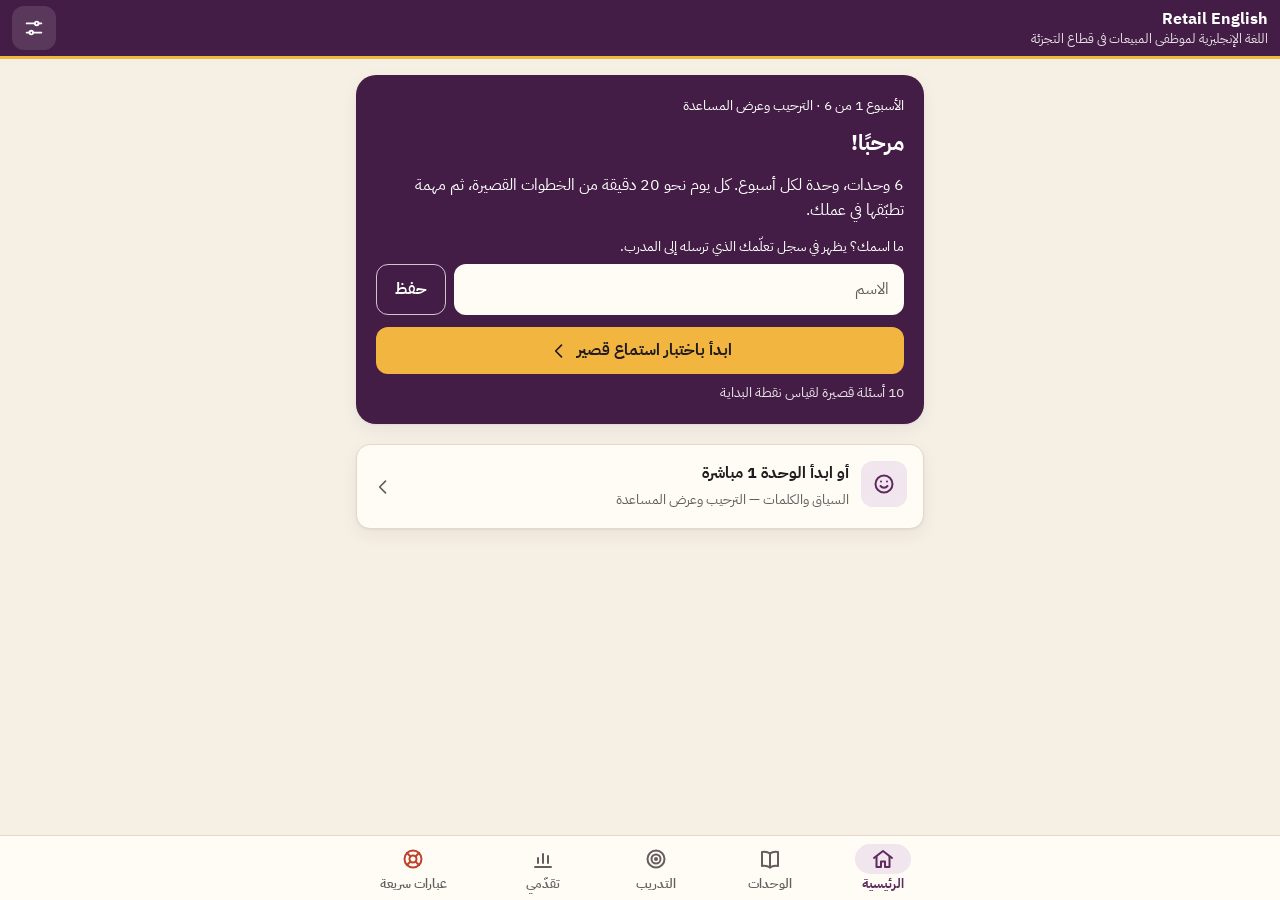
<file: index.html>
<!doctype html>
<html lang="ar" dir="rtl">
<head>
<meta charset="utf-8">
<meta name="viewport" content="width=device-width, initial-scale=1, viewport-fit=cover">
<title>Retail English</title>
<meta name="description" content="English for retail sales associates: a six-week blended program with practice, role-plays and progress tracking. الإنجليزية لموظفي المبيعات في قطاع التجزئة.">
<meta name="theme-color" content="#431d45">
<link rel="manifest" href="manifest.webmanifest">
<link rel="icon" href="icons/icon.svg" type="image/svg+xml">
<link rel="apple-touch-icon" href="icons/icon-180.png">
<link rel="preconnect" href="https://fonts.googleapis.com">
<link rel="preconnect" href="https://fonts.gstatic.com" crossorigin>
<link rel="stylesheet" href="https://fonts.googleapis.com/css2?family=IBM+Plex+Mono:wght@500;600&family=IBM+Plex+Sans+Arabic:wght@400;500;600;700&family=IBM+Plex+Sans:wght@400;500;600;700&display=swap">
<link rel="stylesheet" href="css/app.css">
</head>
<body>
<a class="sr-only skip" href="#view">تخطَّ إلى المحتوى</a>

<header class="app-bar">
  <button class="icon-btn" id="backBtn" type="button" aria-label="رجوع" hidden></button>
  <div class="titles">
    <h1 class="t1" id="barTitle">Retail English</h1>
    <div class="t2" id="barSub">اللغة الإنجليزية لموظفي المبيعات في قطاع التجزئة</div>
  </div>
  <a class="icon-btn" id="settingsBtn" href="#/settings" aria-label="الإعدادات"></a>
</header>

<main id="view" tabindex="-1">
  <noscript><p style="padding:24px">يحتاج هذا التطبيق إلى تفعيل JavaScript. This app needs JavaScript.</p></noscript>
</main>

<nav class="tab-bar" aria-label="التنقل الرئيسي">
  <div class="tabs">
    <a href="#/" data-tab="home" data-icon="home">الرئيسية</a>
    <a href="#/units" data-tab="units" data-icon="book">الوحدات</a>
    <a href="#/practice" data-tab="practice" data-icon="target">التدريب</a>
    <a href="#/progress" data-tab="progress" data-icon="chart">تقدّمي</a>
    <button type="button" id="helpBtn" class="help-tab" data-icon="help">عبارات سريعة</button>
  </div>
</nav>

<script src="js/program.js"></script>
<script src="js/app.js"></script>
</body>
</html>
</file>
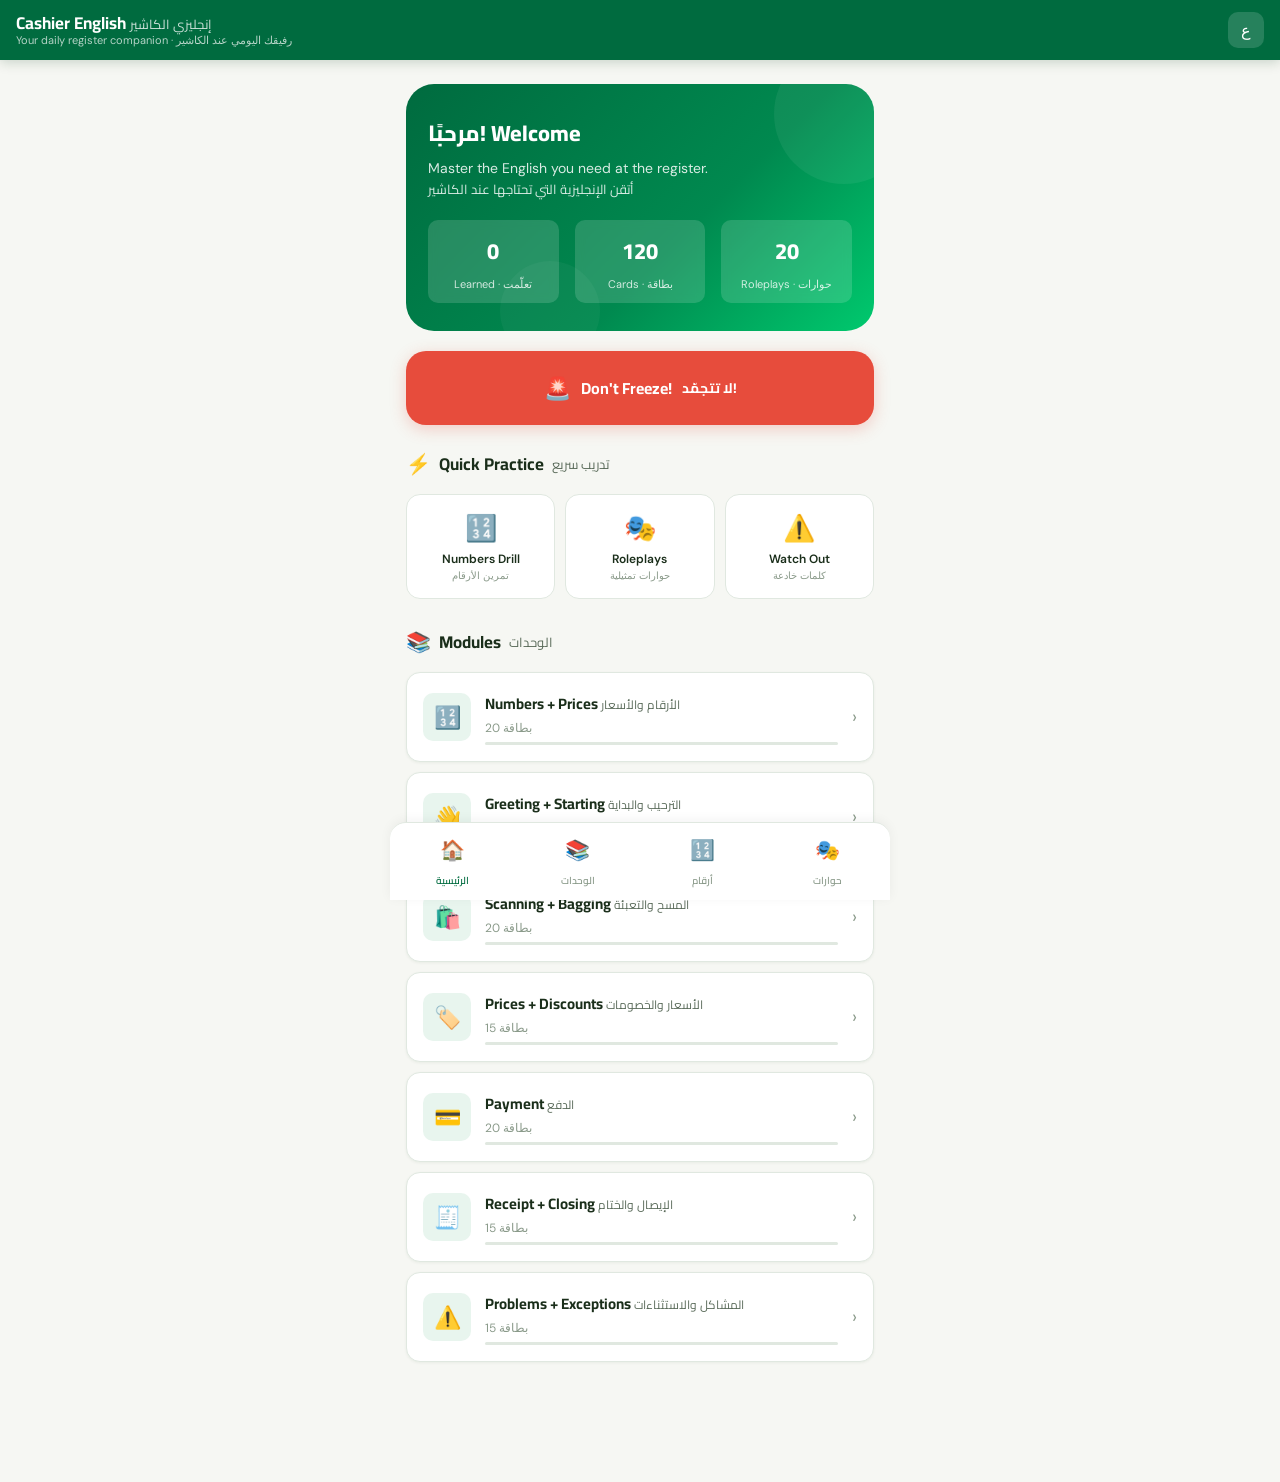
<file: cashier-english (1).html>
<!DOCTYPE html>
<html lang="en">
<head>
<meta charset="UTF-8">
<meta name="viewport" content="width=device-width, initial-scale=1.0, user-scalable=no">
<title>Cashier English | إنجليزي الكاشير</title>
<link rel="preconnect" href="https://fonts.googleapis.com">
<link href="https://fonts.googleapis.com/css2?family=Cairo:wght@400;600;700;800&family=DM+Sans:ital,wght@0,400;0,500;0,600;0,700&family=DM+Mono:wght@400;500&display=swap" rel="stylesheet">
<style>
:root {
  --green-deep: #006B3F;
  --green-main: #00894F;
  --green-light: #E8F5EE;
  --green-glow: #00C96E;
  --orange-accent: #F5A623;
  --orange-light: #FFF4E0;
  --red-soft: #E74C3C;
  --red-light: #FDEAEA;
  --bg: #F6F7F3;
  --card-bg: #FFFFFF;
  --text-primary: #1A2E1A;
  --text-secondary: #5A6B5A;
  --text-muted: #8A9A8A;
  --border: #E0E8E0;
  --shadow-sm: 0 1px 3px rgba(0,60,20,0.06);
  --shadow-md: 0 4px 12px rgba(0,60,20,0.08);
  --shadow-lg: 0 8px 30px rgba(0,60,20,0.12);
  --radius-sm: 10px;
  --radius-md: 14px;
  --radius-lg: 20px;
  --radius-xl: 28px;
}

* { margin: 0; padding: 0; box-sizing: border-box; -webkit-tap-highlight-color: transparent; }

body {
  font-family: 'DM Sans', sans-serif;
  background: var(--bg);
  color: var(--text-primary);
  min-height: 100vh;
  overflow-x: hidden;
}

/* ====== TOP NAV ====== */
.top-nav {
  position: fixed; top: 0; left: 0; right: 0; z-index: 100;
  background: var(--green-deep);
  padding: 12px 16px;
  display: flex; align-items: center; gap: 12px;
  box-shadow: 0 2px 12px rgba(0,60,20,0.2);
}
.top-nav .back-btn {
  background: rgba(255,255,255,0.15); border: none; color: #fff;
  width: 36px; height: 36px; border-radius: 10px;
  display: none; align-items: center; justify-content: center;
  cursor: pointer; font-size: 18px; flex-shrink: 0;
  transition: background 0.2s;
}
.top-nav .back-btn:hover { background: rgba(255,255,255,0.25); }
.top-nav .back-btn.visible { display: flex; }
.top-nav .title-area { flex: 1; }
.top-nav h1 {
  font-family: 'Cairo', sans-serif;
  font-size: 17px; font-weight: 700; color: #fff; line-height: 1.2;
}
.top-nav .subtitle {
  font-size: 11px; color: rgba(255,255,255,0.7); font-weight: 400;
}
.nav-icon-btn {
  background: rgba(255,255,255,0.15); border: none; color: #fff;
  width: 36px; height: 36px; border-radius: 10px;
  display: flex; align-items: center; justify-content: center;
  cursor: pointer; font-size: 16px; transition: background 0.2s;
}
.nav-icon-btn:hover { background: rgba(255,255,255,0.25); }

/* ====== MAIN CONTAINER ====== */
.main { padding-top: 68px; padding-bottom: 80px; }

/* ====== HOME SCREEN ====== */
.home-screen { padding: 16px; }

.hero-card {
  background: linear-gradient(135deg, var(--green-deep) 0%, var(--green-main) 60%, var(--green-glow) 100%);
  border-radius: var(--radius-xl); padding: 28px 22px;
  color: #fff; position: relative; overflow: hidden;
  margin-bottom: 20px;
}
.hero-card::before {
  content: ''; position: absolute; top: -40px; right: -40px;
  width: 140px; height: 140px; border-radius: 50%;
  background: rgba(255,255,255,0.06);
}
.hero-card::after {
  content: ''; position: absolute; bottom: -30px; left: 20%;
  width: 100px; height: 100px; border-radius: 50%;
  background: rgba(255,255,255,0.04);
}
.hero-greeting {
  font-family: 'Cairo', sans-serif;
  font-size: 22px; font-weight: 800; margin-bottom: 4px;
}
.hero-sub { font-size: 14px; opacity: 0.85; margin-bottom: 20px; line-height: 1.5; }
.hero-stats {
  display: flex; gap: 16px;
}
.hero-stat {
  background: rgba(255,255,255,0.15); border-radius: var(--radius-sm);
  padding: 10px 14px; flex: 1; text-align: center;
  backdrop-filter: blur(4px);
}
.hero-stat .num {
  font-family: 'Cairo', sans-serif;
  font-size: 22px; font-weight: 800; display: block;
}
.hero-stat .label { font-size: 11px; opacity: 0.8; }

/* Emergency Button */
.emergency-btn {
  width: 100%; padding: 16px;
  background: var(--red-soft); color: #fff;
  border: none; border-radius: var(--radius-lg);
  font-family: 'Cairo', sans-serif;
  font-size: 16px; font-weight: 700;
  cursor: pointer; margin-bottom: 20px;
  display: flex; align-items: center; justify-content: center; gap: 10px;
  box-shadow: 0 4px 16px rgba(231,76,60,0.25);
  transition: transform 0.15s, box-shadow 0.15s;
}
.emergency-btn:active { transform: scale(0.97); }
.emergency-btn .icon { font-size: 22px; }

/* Emergency Panel */
.emergency-panel {
  display: none; background: #fff; border-radius: var(--radius-lg);
  padding: 16px; margin-bottom: 20px;
  border: 2px solid var(--red-soft);
  box-shadow: var(--shadow-lg);
}
.emergency-panel.open { display: block; animation: slideDown 0.3s ease; }
.emergency-panel h3 {
  font-family: 'Cairo', sans-serif;
  color: var(--red-soft); margin-bottom: 12px; font-size: 15px;
}
.emergency-phrase {
  display: flex; align-items: center; gap: 10px;
  padding: 10px 12px; border-radius: var(--radius-sm);
  background: var(--red-light); margin-bottom: 6px;
  cursor: pointer; transition: background 0.15s;
}
.emergency-phrase:hover { background: #fcd5d5; }
.emergency-phrase:active { background: #f9c0c0; }
.emergency-phrase .play-icon {
  width: 30px; height: 30px; border-radius: 50%;
  background: var(--red-soft); color: #fff;
  display: flex; align-items: center; justify-content: center;
  font-size: 12px; flex-shrink: 0;
}
.emergency-phrase .eng { font-size: 14px; font-weight: 600; flex: 1; }
.emergency-phrase .arb {
  font-family: 'Cairo', sans-serif;
  font-size: 12px; color: var(--text-secondary); direction: rtl;
}

/* Section Headers */
.section-header {
  font-family: 'Cairo', sans-serif;
  font-size: 17px; font-weight: 700; color: var(--text-primary);
  margin-bottom: 12px; margin-top: 8px;
  display: flex; align-items: center; gap: 8px;
}
.section-header .emoji { font-size: 20px; }

/* Quick Actions */
.quick-actions { display: flex; gap: 10px; margin-bottom: 24px; }
.quick-action {
  flex: 1; padding: 16px 12px;
  background: #fff; border: 1.5px solid var(--border);
  border-radius: var(--radius-md); text-align: center;
  cursor: pointer; transition: all 0.2s;
}
.quick-action:hover { border-color: var(--green-main); background: var(--green-light); }
.quick-action:active { transform: scale(0.97); }
.quick-action .qa-icon { font-size: 26px; margin-bottom: 6px; }
.quick-action .qa-label {
  font-size: 12px; font-weight: 600; color: var(--text-primary);
}
.quick-action .qa-desc {
  font-size: 10px; color: var(--text-muted); margin-top: 2px;
}

/* Module Cards */
.module-grid { display: flex; flex-direction: column; gap: 10px; margin-bottom: 24px; }
.module-card {
  background: #fff; border-radius: var(--radius-md);
  padding: 16px; cursor: pointer;
  border: 1.5px solid var(--border);
  display: flex; align-items: center; gap: 14px;
  transition: all 0.2s;
  box-shadow: var(--shadow-sm);
}
.module-card:hover { border-color: var(--green-main); box-shadow: var(--shadow-md); }
.module-card:active { transform: scale(0.98); }
.module-card .mc-icon {
  width: 48px; height: 48px; border-radius: var(--radius-sm);
  background: var(--green-light); color: var(--green-deep);
  display: flex; align-items: center; justify-content: center;
  font-size: 22px; flex-shrink: 0;
}
.module-card .mc-info { flex: 1; }
.module-card .mc-title {
  font-family: 'Cairo', sans-serif;
  font-size: 15px; font-weight: 700; margin-bottom: 2px;
}
.module-card .mc-count { font-size: 12px; color: var(--text-muted); }
.module-card .mc-arrow { color: var(--text-muted); font-size: 18px; }
.module-card .mc-progress {
  height: 3px; background: var(--border); border-radius: 2px;
  margin-top: 6px; overflow: hidden;
}
.module-card .mc-progress-fill {
  height: 100%; background: var(--green-main); border-radius: 2px;
  transition: width 0.5s ease;
}

/* ====== MODULE VIEW ====== */
.module-view { padding: 16px; display: none; }
.module-view.active { display: block; }

.module-header {
  background: linear-gradient(135deg, var(--green-deep), var(--green-main));
  border-radius: var(--radius-lg); padding: 20px;
  color: #fff; margin-bottom: 16px;
}
.module-header h2 {
  font-family: 'Cairo', sans-serif;
  font-size: 20px; font-weight: 800;
}
.module-header .mh-count { font-size: 13px; opacity: 0.8; margin-top: 2px; }

/* Watch Out Banner */
.watch-out-banner {
  background: var(--orange-light); border: 1.5px solid var(--orange-accent);
  border-radius: var(--radius-md); padding: 14px;
  margin-bottom: 16px; display: flex; gap: 10px; align-items: flex-start;
}
.watch-out-banner .wo-icon { font-size: 20px; flex-shrink: 0; margin-top: 1px; }
.watch-out-banner .wo-text { font-size: 13px; line-height: 1.5; color: #7A5A00; }
.watch-out-banner .wo-text strong { color: #5A3F00; }

/* Interaction Card */
.interaction-card {
  background: #fff; border-radius: var(--radius-md);
  margin-bottom: 10px; overflow: hidden;
  border: 1.5px solid var(--border);
  box-shadow: var(--shadow-sm);
  transition: border-color 0.2s;
}
.interaction-card.expanded { border-color: var(--green-main); }
.ic-top {
  padding: 14px 16px; cursor: pointer;
  display: flex; align-items: flex-start; gap: 12px;
}
.ic-num {
  width: 28px; height: 28px; border-radius: 8px;
  background: var(--green-light); color: var(--green-deep);
  display: flex; align-items: center; justify-content: center;
  font-family: 'DM Mono', monospace; font-size: 12px; font-weight: 500;
  flex-shrink: 0; margin-top: 1px;
}
.ic-content { flex: 1; }
.ic-customer-label {
  font-family: 'Cairo', sans-serif;
  font-size: 10px; font-weight: 600; color: var(--text-muted);
  letter-spacing: 0.5px; margin-bottom: 4px;
}
.ic-english { font-size: 15px; font-weight: 600; line-height: 1.4; color: var(--text-primary); }
.ic-expand-icon {
  color: var(--text-muted); font-size: 14px; flex-shrink: 0; margin-top: 4px;
  transition: transform 0.2s;
}
.interaction-card.expanded .ic-expand-icon { transform: rotate(180deg); }

.ic-details {
  display: none; padding: 0 16px 14px 56px;
}
.interaction-card.expanded .ic-details { display: block; animation: fadeIn 0.2s ease; }

.ic-arabic {
  font-family: 'Cairo', sans-serif;
  font-size: 14px; color: var(--text-secondary);
  direction: rtl; text-align: right;
  background: var(--bg); padding: 8px 12px; border-radius: 8px;
  margin-bottom: 10px;
}
.ic-divider {
  height: 1px; background: var(--border); margin: 10px 0;
}
.ic-cashier-label {
  font-family: 'Cairo', sans-serif;
  font-size: 10px; font-weight: 600; color: var(--green-main);
  letter-spacing: 0.5px; margin-bottom: 4px;
}
.ic-cashier-eng { font-size: 15px; font-weight: 600; color: var(--green-deep); margin-bottom: 4px; }
.ic-cashier-arb {
  font-family: 'Cairo', sans-serif;
  font-size: 13px; color: var(--text-secondary);
  direction: rtl; text-align: right;
  background: var(--green-light); padding: 8px 12px; border-radius: 8px;
}
.ic-audio-row {
  display: flex; gap: 8px; margin-top: 10px;
}
.audio-btn {
  padding: 7px 14px; border-radius: 20px;
  border: 1.5px solid var(--green-main); background: #fff;
  color: var(--green-deep); font-family: 'Cairo', sans-serif;
  font-size: 12px; font-weight: 600;
  cursor: pointer; display: flex; align-items: center; gap: 5px;
  transition: all 0.15s;
}
.audio-btn:hover { background: var(--green-light); }
.audio-btn:active { transform: scale(0.95); }
.audio-btn.playing { background: var(--green-main); color: #fff; }

/* Mastery Buttons */
.ic-mastery-row {
  display: flex; gap: 6px; margin-top: 10px; flex-wrap: wrap;
}
.mastery-btn {
  padding: 5px 12px; border-radius: 16px;
  border: 1.5px solid var(--border); background: #fff;
  font-family: 'Cairo', sans-serif;
  font-size: 11px; font-weight: 600; cursor: pointer;
  color: var(--text-secondary); transition: all 0.15s;
}
.mastery-btn:hover { border-color: var(--green-main); }
.mastery-btn.active-new { border-color: var(--text-muted); background: #f0f0f0; color: var(--text-primary); }
.mastery-btn.active-learning { border-color: var(--orange-accent); background: var(--orange-light); color: #7A5A00; }
.mastery-btn.active-confident { border-color: var(--green-main); background: var(--green-light); color: var(--green-deep); }
.mastery-btn.active-automatic { border-color: var(--green-glow); background: var(--green-deep); color: #fff; }

/* ====== ROLEPLAY VIEW ====== */
.roleplay-view { padding: 16px; display: none; }
.roleplay-view.active { display: block; }

.roleplay-list { display: flex; flex-direction: column; gap: 10px; }
.roleplay-item {
  background: #fff; border-radius: var(--radius-md);
  border: 1.5px solid var(--border); overflow: hidden;
  box-shadow: var(--shadow-sm);
}
.rp-header {
  padding: 14px 16px; cursor: pointer;
  display: flex; align-items: center; gap: 12px;
}
.rp-num {
  width: 32px; height: 32px; border-radius: 50%;
  background: linear-gradient(135deg, var(--green-deep), var(--green-main));
  color: #fff; display: flex; align-items: center; justify-content: center;
  font-family: 'DM Mono', monospace; font-size: 13px; font-weight: 500;
  flex-shrink: 0;
}
.rp-title { font-size: 14px; font-weight: 600; flex: 1; }
.rp-arrow { color: var(--text-muted); font-size: 14px; transition: transform 0.2s; }
.roleplay-item.expanded .rp-arrow { transform: rotate(180deg); }

.rp-body { display: none; padding: 0 16px 16px; }
.roleplay-item.expanded .rp-body { display: block; animation: fadeIn 0.2s ease; }

.rp-line {
  display: flex; gap: 10px; margin-bottom: 8px;
  align-items: flex-start;
}
.rp-speaker {
  font-family: 'Cairo', sans-serif;
  font-size: 10px; font-weight: 700;
  letter-spacing: 0.5px; padding: 3px 8px; border-radius: 6px;
  flex-shrink: 0; margin-top: 2px;
}
.rp-speaker.customer { background: #EDE7F6; color: #5E35B1; }
.rp-speaker.cashier { background: var(--green-light); color: var(--green-deep); }
.rp-text { flex: 1; }
.rp-eng { font-size: 14px; font-weight: 500; }
.rp-arb {
  font-family: 'Cairo', sans-serif;
  font-size: 12px; color: var(--text-secondary);
  direction: rtl;
}
.rp-play-all {
  margin-top: 10px; padding: 10px 18px;
  background: var(--green-main); color: #fff; border: none;
  border-radius: var(--radius-sm); font-family: 'Cairo', sans-serif;
  font-size: 13px; font-weight: 600;
  cursor: pointer; display: flex; align-items: center; gap: 6px;
  transition: all 0.15s;
}
.rp-play-all:hover { background: var(--green-deep); }

/* ====== NUMBERS DRILL VIEW ====== */
.drill-view { padding: 16px; display: none; }
.drill-view.active { display: block; }

.drill-card {
  background: #fff; border-radius: var(--radius-lg);
  padding: 32px 24px; text-align: center;
  border: 1.5px solid var(--border);
  box-shadow: var(--shadow-md); margin-bottom: 16px;
}
.drill-price {
  font-family: 'DM Mono', monospace;
  font-size: 48px; font-weight: 500; color: var(--green-deep);
  margin-bottom: 8px;
}
.drill-unit { font-size: 14px; color: var(--text-muted); margin-bottom: 20px; }
.drill-answer {
  font-size: 18px; font-weight: 600; color: var(--text-primary);
  background: var(--green-light); padding: 14px 20px;
  border-radius: var(--radius-sm); margin-bottom: 8px;
  display: none; line-height: 1.5;
}
.drill-answer.visible { display: block; animation: fadeIn 0.2s; }
.drill-answer-arb {
  font-family: 'Cairo', sans-serif;
  font-size: 15px; color: var(--text-secondary);
  direction: rtl; display: none;
  padding: 10px 20px; background: var(--bg);
  border-radius: var(--radius-sm);
}
.drill-answer-arb.visible { display: block; animation: fadeIn 0.2s; }

.drill-controls {
  display: flex; gap: 10px; justify-content: center; margin-top: 16px;
}
.drill-btn {
  padding: 12px 24px; border-radius: var(--radius-sm);
  border: none; font-family: 'Cairo', sans-serif;
  font-size: 14px; font-weight: 600;
  cursor: pointer; transition: all 0.15s;
}
.drill-btn.primary { background: var(--green-main); color: #fff; }
.drill-btn.primary:hover { background: var(--green-deep); }
.drill-btn.secondary { background: var(--bg); color: var(--text-primary); border: 1.5px solid var(--border); }
.drill-btn.secondary:hover { border-color: var(--green-main); }
.drill-btn:active { transform: scale(0.95); }

.drill-progress {
  text-align: center; font-size: 13px; color: var(--text-muted);
  margin-bottom: 16px; font-weight: 500;
}

/* ====== FALSE FRIENDS VIEW ====== */
.ff-view { padding: 16px; display: none; }
.ff-view.active { display: block; }

.ff-card {
  background: #fff; border-radius: var(--radius-md);
  padding: 16px; margin-bottom: 10px;
  border: 1.5px solid var(--orange-accent);
  box-shadow: var(--shadow-sm);
}
.ff-pair { display: flex; align-items: center; gap: 12px; margin-bottom: 8px; }
.ff-word {
  font-size: 16px; font-weight: 700; padding: 6px 14px;
  border-radius: 8px; background: var(--orange-light); color: #7A5A00;
}
.ff-vs { font-size: 12px; color: var(--text-muted); font-weight: 600; }
.ff-meaning {
  font-family: 'Cairo', sans-serif;
  font-size: 13px; color: var(--text-secondary);
  line-height: 1.6;
}

/* ====== BOTTOM NAV ====== */
.bottom-nav {
  position: fixed; bottom: 0; left: 0; right: 0;
  background: #fff; border-top: 1px solid var(--border);
  display: flex; z-index: 100;
  box-shadow: 0 -2px 12px rgba(0,0,0,0.05);
  padding-bottom: env(safe-area-inset-bottom, 0);
}
.bottom-nav button {
  flex: 1; padding: 8px 4px 10px; border: none; background: none;
  display: flex; flex-direction: column; align-items: center; gap: 3px;
  cursor: pointer; color: var(--text-muted);
  font-family: 'Cairo', sans-serif;
  font-size: 10px; font-weight: 600;
  transition: color 0.2s;
}
.bottom-nav button .bnav-icon { font-size: 20px; }
.bottom-nav button.active { color: var(--green-deep); }

/* ====== ANIMATIONS ====== */
@keyframes fadeIn {
  from { opacity: 0; transform: translateY(6px); }
  to { opacity: 1; transform: translateY(0); }
}
@keyframes slideDown {
  from { opacity: 0; transform: translateY(-10px); }
  to { opacity: 1; transform: translateY(0); }
}

/* ====== SEARCH ====== */
.search-bar {
  position: relative; margin-bottom: 16px;
}
.search-bar input {
  width: 100%; padding: 12px 16px 12px 42px;
  border: 1.5px solid var(--border); border-radius: var(--radius-md);
  background: #fff; font-size: 14px; font-family: 'DM Sans', sans-serif;
  color: var(--text-primary); outline: none;
  transition: border-color 0.2s;
}
.search-bar input:focus { border-color: var(--green-main); }
.search-bar input::placeholder { color: var(--text-muted); }
.search-bar .search-icon {
  position: absolute; left: 14px; top: 50%; transform: translateY(-50%);
  color: var(--text-muted); font-size: 16px;
}

/* ====== TRANSLATION TOGGLE ====== */
.translation-hidden .ic-arabic,
.translation-hidden .ic-cashier-arb,
.translation-hidden .rp-arb,
.translation-hidden .emergency-phrase .arb,
.translation-hidden .drill-answer-arb { display: none !important; }

/* ====== RESPONSIVE ====== */
@media (min-width: 600px) {
  .main { max-width: 500px; margin: 0 auto; }
  .bottom-nav { max-width: 500px; left: 50%; transform: translateX(-50%); border-radius: 16px 16px 0 0; }
}
</style>
</head>
<body>

<!-- TOP NAV -->
<nav class="top-nav">
  <button class="back-btn" id="backBtn" onclick="goBack()">←</button>
  <div class="title-area">
    <h1 id="navTitle">Cashier English <span style="font-size:13px;opacity:0.8;font-weight:400">إنجليزي الكاشير</span></h1>
    <div class="subtitle" id="navSubtitle">Your daily register companion · رفيقك اليومي عند الكاشير</div>
  </div>
  <button class="nav-icon-btn" onclick="toggleArabic()" title="إظهار/إخفاء الترجمة">ع</button>
</nav>

<!-- MAIN -->
<div class="main" id="mainContent">

  <!-- HOME SCREEN -->
  <div class="home-screen" id="homeScreen">
    <div class="hero-card">
      <div class="hero-greeting">مرحبًا! Welcome</div>
      <div class="hero-sub">Master the English you need at the register.<br><span style="font-family:'Cairo',sans-serif;font-size:13px">أتقن الإنجليزية التي تحتاجها عند الكاشير</span></div>
      <div class="hero-stats">
        <div class="hero-stat">
          <span class="num" id="statLearned">0</span>
          <span class="label">Learned · تعلّمت</span>
        </div>
        <div class="hero-stat">
          <span class="num">120</span>
          <span class="label">Cards · بطاقة</span>
        </div>
        <div class="hero-stat">
          <span class="num">20</span>
          <span class="label">Roleplays · حوارات</span>
        </div>
      </div>
    </div>

    <!-- Emergency Button -->
    <button class="emergency-btn" onclick="toggleEmergency()">
      <span class="icon">🚨</span>
      Don't Freeze! <span style="font-family:'Cairo',sans-serif;font-size:14px">لا تتجمّد!</span>
    </button>
    <div class="emergency-panel" id="emergencyPanel"></div>

    <!-- Quick Actions -->
    <div class="section-header"><span class="emoji">⚡</span> Quick Practice <span style="font-family:'Cairo',sans-serif;font-size:13px;color:var(--text-secondary);font-weight:400;margin-right:4px">تدريب سريع</span></div>
    <div class="quick-actions">
      <div class="quick-action" onclick="openDrill()">
        <div class="qa-icon">🔢</div>
        <div class="qa-label">Numbers Drill</div>
        <div class="qa-desc">تمرين الأرقام</div>
      </div>
      <div class="quick-action" onclick="openRoleplays()">
        <div class="qa-icon">🎭</div>
        <div class="qa-label">Roleplays</div>
        <div class="qa-desc">حوارات تمثيلية</div>
      </div>
      <div class="quick-action" onclick="openFalseFriends()">
        <div class="qa-icon">⚠️</div>
        <div class="qa-label">Watch Out</div>
        <div class="qa-desc">كلمات خادعة</div>
      </div>
    </div>

    <!-- Modules -->
    <div class="section-header"><span class="emoji">📚</span> Modules <span style="font-family:'Cairo',sans-serif;font-size:13px;color:var(--text-secondary);font-weight:400;margin-right:4px">الوحدات</span></div>
    <div class="module-grid" id="moduleGrid"></div>
  </div>

  <!-- MODULE VIEW -->
  <div class="module-view" id="moduleView">
    <div id="moduleContent"></div>
  </div>

  <!-- ROLEPLAY VIEW -->
  <div class="roleplay-view" id="roleplayView">
    <div class="module-header" style="margin-bottom:16px">
      <h2>🎭 Roleplays</h2>
      <div class="mh-count" style="font-family:'Cairo',sans-serif;font-size:14px;opacity:0.9">حوارات تمثيلية</div>
      <div class="mh-count" style="margin-top:4px">20 real conversations · ٢٠ محادثة واقعية</div>
    </div>
    <div class="roleplay-list" id="roleplayList"></div>
  </div>

  <!-- NUMBERS DRILL VIEW -->
  <div class="drill-view" id="drillView">
    <div class="module-header" style="margin-bottom:16px">
      <h2>🔢 Numbers Drill</h2>
      <div class="mh-count" style="font-family:'Cairo',sans-serif;font-size:14px;opacity:0.9">تمرين الأرقام</div>
      <div class="mh-count" style="margin-top:4px">Say the price in English · انطق السعر بالإنجليزية</div>
    </div>
    <div class="drill-progress" id="drillProgress"></div>
    <div class="drill-card" id="drillCard">
      <div class="drill-price" id="drillPrice"></div>
      <div class="drill-unit">riyals</div>
      <div class="drill-answer" id="drillAnswer"></div>
      <div class="drill-answer-arb" id="drillAnswerArb"></div>
      <div class="drill-controls">
        <button class="drill-btn secondary" onclick="showDrillAnswer()">Show · أظهر</button>
        <button class="drill-btn secondary" onclick="playDrillAudio()">🔊 Listen · استمع</button>
        <button class="drill-btn primary" onclick="nextDrill()">Next · التالي →</button>
      </div>
    </div>
  </div>

  <!-- FALSE FRIENDS VIEW -->
  <div class="ff-view" id="ffView">
    <div class="module-header" style="margin-bottom:16px; background: linear-gradient(135deg, #C97200, var(--orange-accent));">
      <h2>⚠️ Watch Out!</h2>
      <div class="mh-count" style="font-family:'Cairo',sans-serif;font-size:14px;opacity:0.9">انتبه! كلمات خادعة</div>
      <div class="mh-count" style="margin-top:4px">Words that trick Arabic speakers</div>
    </div>
    <div id="ffList"></div>
  </div>

</div>

<!-- BOTTOM NAV -->
<nav class="bottom-nav">
  <button class="active" id="bnHome" onclick="goHome()">
    <span class="bnav-icon">🏠</span>
    الرئيسية
  </button>
  <button id="bnModules" onclick="showAllModules()">
    <span class="bnav-icon">📚</span>
    الوحدات
  </button>
  <button id="bnDrill" onclick="openDrill()">
    <span class="bnav-icon">🔢</span>
    أرقام
  </button>
  <button id="bnRoleplay" onclick="openRoleplays()">
    <span class="bnav-icon">🎭</span>
    حوارات
  </button>
</nav>

<script>
// ========== DATA ==========
const EMERGENCY = [
  { en: "Sorry, could you repeat that?", ar: "عذرًا، هل يمكنك تكرار ذلك؟" },
  { en: "A bit slower, please.", ar: "ببطء قليلًا من فضلك." },
  { en: "One moment, please.", ar: "لحظة من فضلك." },
  { en: "This item or the total?", ar: "هذا المنتج أم المجموع؟" },
  { en: "Do you mean one or two?", ar: "هل تقصد واحدًا أم اثنين؟" },
  { en: "Do you mean thirteen or thirty?", ar: "هل تقصد 13 أم 30؟" },
  { en: "Cash or card?", ar: "نقدًا أم بالبطاقة؟" },
  { en: "Please tap your card or phone here.", ar: "من فضلك قرّب البطاقة أو الهاتف هنا." },
  { en: "It didn't go through. Please try again.", ar: "لم تتم العملية. من فضلك حاول مرة أخرى." },
  { en: "Sorry, I can't change prices.", ar: "عذرًا، لا أستطيع تغيير الأسعار." },
  { en: "I can call a supervisor.", ar: "يمكنني استدعاء المشرف." },
  { en: "Customer service can help you with that.", ar: "خدمة العملاء يمكنها مساعدتك في ذلك." },
];

const FALSE_FRIENDS = [
  { w1: "receipt", m1: "إيصال", w2: "recipe", m2: "وصفة طبخ", note: "A customer asking for a 'receipt' wants the paper proof of payment. 'Recipe' is cooking instructions." },
  { w1: "change", m1: "الباقي / فكة", w2: "change", m2: "استبدال / تغيير", note: "'Change' at the register means leftover money. 'Change an item' means exchange it." },
  { w1: "exchange", m1: "استبدال منتج", w2: "refund", m2: "استرجاع مبلغ", note: "Exchange = swap for another item. Refund = get money back." },
  { w1: "bill", m1: "فاتورة", w2: "bill", m2: "ورقة نقدية", note: "'Can I see the bill?' = the total. 'Do you have a smaller bill?' = banknote." },
  { w1: "card", m1: "بطاقة", w2: "cart", m2: "عربة تسوق", note: "They sound very similar. Listen carefully: 'card' ends with D, 'cart' ends with T." },
  { w1: "points", m1: "نقاط ولاء", w2: "discount", m2: "خصم", note: "Points = loyalty rewards to collect. Discount = immediate price reduction." },
  { w1: "cash back", m1: "سحب نقدي عند الدفع", w2: "", m2: "", note: "NOT a refund. It means the customer wants extra cash added to a card payment. Most supermarkets in Saudi don't offer this." },
  { w1: "price match", m1: "مطابقة سعر متجر آخر", w2: "", m2: "", note: "Customer wants you to match a cheaper price from another store. Refer to customer service." },
  { w1: "tap", m1: "تماس (دفع لاسلكي)", w2: "insert", m2: "إدخال البطاقة", note: "Tap = hold card near the machine. Insert = push the chip end into the slot." },
  { w1: "separate", m1: "افصل (أكياس أو فواتير)", w2: "", m2: "", note: "Could mean separate bags OR separate bills. Ask: 'Separate bags or separate bills?'" },
];

const MODULES = [
  { id: 1, title: "Numbers + Prices", titleAr: "الأرقام والأسعار", icon: "🔢", cards: [1,20], watchOut: "Teens vs tens (13/30, 15/50, 17/70, 18/80) and decimals are the main breakdown points." },
  { id: 2, title: "Greeting + Starting", titleAr: "الترحيب والبداية", icon: "👋", cards: [21,35], watchOut: "\"card\" vs \"cart\"; bags; \"two bills\" can come early." },
  { id: 3, title: "Scanning + Bagging", titleAr: "المسح والتعبئة", icon: "🛍️", cards: [36,55], watchOut: "\"Separate\" can mean separate bags or separate bills. Ask which one." },
  { id: 4, title: "Prices + Discounts", titleAr: "الأسعار والخصومات", icon: "🏷️", cards: [56,70], watchOut: "\"Points\" ≠ \"discount\"; \"price match\" and \"cash back\" are traps—don't say yes." },
  { id: 5, title: "Payment", titleAr: "الدفع", icon: "💳", cards: [71,90], watchOut: "\"Tap\" vs \"insert\"; declined cards; split payment." },
  { id: 6, title: "Receipt + Closing", titleAr: "الإيصال والختام", icon: "🧾", cards: [91,105], watchOut: "\"Receipt\" vs \"recipe\"; \"bill\" can mean invoice or banknote." },
  { id: 7, title: "Problems + Exceptions", titleAr: "المشاكل والاستثناءات", icon: "⚠️", cards: [106,120], watchOut: "Duplicate scan ≠ quantity; returns vs exchange; manager requests." },
];

const CARDS = [
  // MODULE 1: Numbers + Prices (1-20)
  {id:1, cust:["What's the total?","Total, please."], custAr:"كم المجموع؟", cash:"The total is ___ riyals.", cashAr:"المجموع ___ ريالًا."},
  {id:2, cust:["How much is this item?","What's the price of this one?"], custAr:"كم سعر هذا المنتج؟", cash:"This item is ___ riyals.", cashAr:"سعر هذا المنتج ___ ريالًا."},
  {id:3, cust:["Can you repeat the total?","Say it again, please."], custAr:"هل تعيد المجموع؟", cash:"Sure. The total is ___ riyals.", cashAr:"أكيد. المجموع ___ ريالًا."},
  {id:4, cust:["This item or the total?","Which one is that?"], custAr:"هذا المنتج أم المجموع؟", cash:"This is the total. / This is the item price.", cashAr:"هذا المجموع / هذا سعر المنتج."},
  {id:5, cust:["47.75?","Forty-seven point seven five?"], custAr:"٤٧٫٧٥؟", cash:"Yes, 47 riyals and 75 halalah.", cashAr:"نعم، ٤٧ ريالًا و٧٥ هللة."},
  {id:6, cust:["Did you say thirteen?","Did you say thirty?"], custAr:"هل قلت 13؟ / 30؟", cash:"Did you mean thirteen or thirty?", cashAr:"هل تقصد 13 أم 30؟"},
  {id:7, cust:["Did you say fifteen?","Did you say fifty?"], custAr:"هل قلت 15؟ / 50؟", cash:"Did you mean fifteen or fifty?", cashAr:"هل تقصد 15 أم 50؟"},
  {id:8, cust:["Did you say seventeen?","Did you say seventy?"], custAr:"هل قلت 17؟ / 70؟", cash:"Did you mean seventeen or seventy?", cashAr:"هل تقصد 17 أم 70؟"},
  {id:9, cust:["Did you say eighteen?","Did you say eighty?"], custAr:"هل قلت 18؟ / 80؟", cash:"Did you mean eighteen or eighty?", cashAr:"هل تقصد 18 أم 80؟"},
  {id:10, cust:["Did you say fourteen?","Did you say forty?"], custAr:"هل قلت 14؟ / 40؟", cash:"Did you mean fourteen or forty?", cashAr:"هل تقصد 14 أم 40؟"},
  {id:11, cust:["Is that 16 or 60?","Sixteen or sixty?"], custAr:"16 أم 60؟", cash:"Sixteen is 16. Sixty is 60.", cashAr:"ستة عشر 16. ستون 60."},
  {id:12, cust:["How much is the change?","My change?"], custAr:"كم الباقي؟", cash:"Your change is ___ riyals.", cashAr:"الباقي ___ ريالًا."},
  {id:13, cust:["Small change, please.","Small notes, please."], custAr:"فكة/فئات صغيرة من فضلك.", cash:"I'll try, if I have it.", cashAr:"سأحاول إذا كان متوفرًا."},
  {id:14, cust:["Show me the total.","Where is the total?"], custAr:"أرني المجموع.", cash:"It's on the screen here.", cashAr:"هو على الشاشة هنا."},
  {id:15, cust:["Is that with tax?","Is this the final price?"], custAr:"هل هذا السعر النهائي؟", cash:"Yes, this is the final total.", cashAr:"نعم، هذا المجموع النهائي."},
  {id:16, cust:["How much is it after discount?","Final price?"], custAr:"كم بعد الخصم؟", cash:"The system shows the final price.", cashAr:"النظام يظهر السعر النهائي."},
  {id:17, cust:["Can you speak slower?","Slower, please."], custAr:"ببطء من فضلك.", cash:"Sure.", cashAr:"أكيد."},
  {id:18, cust:["Sorry?","What did you say?"], custAr:"عفوًا؟ ماذا قلت؟", cash:"The total is ___ riyals.", cashAr:"المجموع ___ ريالًا."},
  {id:19, cust:["Is it 100 or 1,000?","One hundred or one thousand?"], custAr:"100 أم 1000؟", cash:"One hundred is 100. One thousand is 1,000.", cashAr:"مئة 100. ألف 1000."},
  {id:20, cust:["Can you write it?","Can you show it?"], custAr:"هل يمكنك كتابته/إظهاره؟", cash:"I can show it on the screen.", cashAr:"يمكنني إظهاره على الشاشة."},
  // MODULE 2: Greeting + Starting (21-35)
  {id:21, cust:["Hi.","Hello."], custAr:"مرحبًا.", cash:"Hello. Welcome.", cashAr:"مرحبًا. أهلًا وسهلًا."},
  {id:22, cust:["Good morning.","Good evening."], custAr:"صباح الخير / مساء الخير.", cash:"Good morning. / Good evening.", cashAr:"صباح الخير / مساء الخير."},
  {id:23, cust:["How are you?","How's your day?"], custAr:"كيف حالك؟", cash:"I'm good, thank you.", cashAr:"أنا بخير، شكرًا لك."},
  {id:24, cust:["Can I put them here?","Where do I put this?"], custAr:"أين أضع هذا؟", cash:"Yes, please put the items here.", cashAr:"نعم، من فضلك ضع الأغراض هنا."},
  {id:25, cust:["Do you have bags?","Can I get a bag?"], custAr:"هل عندكم أكياس؟", cash:"Sure. One bag or two?", cashAr:"أكيد. كيس واحد أم كيسين؟"},
  {id:26, cust:["No bag, thanks.","I have my own bag."], custAr:"لا أريد كيسًا.", cash:"Okay, no bag.", cashAr:"حسنًا، بدون كيس."},
  {id:27, cust:["Two bags, please.","Give me two bags."], custAr:"كيسان من فضلك.", cash:"Sure.", cashAr:"أكيد."},
  {id:28, cust:["Do you have a loyalty program?","Do you have points?"], custAr:"هل لديكم نقاط؟", cash:"Do you have the loyalty card or app?", cashAr:"هل لديك بطاقة/تطبيق النقاط؟"},
  {id:29, cust:["No, I don't.","Not with me."], custAr:"لا.", cash:"No problem. Let's continue.", cashAr:"لا مشكلة. نكمل."},
  {id:30, cust:["Two bills, please.","Two transactions."], custAr:"فاتورتان من فضلك.", cash:"Sure. Which items are for the first bill?", cashAr:"أكيد. أي الأغراض للفاتورة الأولى؟"},
  {id:31, cust:["Separate these, please.","This is for another person."], custAr:"افصل هذه.", cash:"Okay. Please show me which items.", cashAr:"حسنًا. من فضلك حدّد أي الأغراض."},
  {id:32, cust:["That's all.","No more items."], custAr:"هذا كل شيء.", cash:"Okay.", cashAr:"حسنًا."},
  {id:33, cust:["One moment.","Wait, please."], custAr:"لحظة.", cash:"No problem. Take your time.", cashAr:"لا مشكلة. خذ وقتك."},
  {id:34, cust:["Can you hurry?","I'm in a hurry."], custAr:"أنا مستعجل.", cash:"I'll be as fast as I can.", cashAr:"سأكون سريعًا قدر الإمكان."},
  {id:35, cust:["Can you help me?","I need help."], custAr:"أحتاج مساعدة.", cash:"I can call a staff member to help you.", cashAr:"يمكنني الاتصال بموظف ليساعدك."},
  // MODULE 3: Scanning + Bagging (36-55)
  {id:36, cust:["Please be careful.","It's fragile."], custAr:"من فضلك انتبه.", cash:"Sure. I'll be careful.", cashAr:"أكيد. سأنتبه."},
  {id:37, cust:["Separate the eggs.","Don't crush the bread."], custAr:"افصل البيض/لا تسحق الخبز.", cash:"I'll put fragile items separately.", cashAr:"سأضع الأشياء القابلة للكسر منفصلًا."},
  {id:38, cust:["Double-bag this.","Two bags for this."], custAr:"ضعه في كيسين.", cash:"Yes, of course.", cashAr:"نعم، بالطبع."},
  {id:39, cust:["Keep these separate.","Separate bag, please."], custAr:"كيس منفصل.", cash:"Okay. Separate bag.", cashAr:"حسنًا. كيس منفصل."},
  {id:40, cust:["Don't mix food and cleaning items.","Keep them separate."], custAr:"لا تخلط الطعام والمنظفات.", cash:"Sure. I'll separate them.", cashAr:"أكيد. سأفصلها."},
  {id:41, cust:["I'll bag it.","I will pack myself."], custAr:"سأقوم بالتعبئة.", cash:"Sure. Thank you.", cashAr:"تفضل. شكرًا لك."},
  {id:42, cust:["This is heavy.","Put it in one bag."], custAr:"هذا ثقيل.", cash:"Okay.", cashAr:"حسنًا."},
  {id:43, cust:["I forgot one item.","I'll get one more thing."], custAr:"نسيت شيئًا.", cash:"Okay. I'll wait.", cashAr:"حسنًا. سأنتظر."},
  {id:44, cust:["Cancel this item.","Remove this, please."], custAr:"احذف هذا.", cash:"Okay. I'll remove it.", cashAr:"حسنًا. سأزيله."},
  {id:45, cust:["That's not mine.","I didn't buy that."], custAr:"هذا ليس لي.", cash:"Okay. I'll remove it.", cashAr:"حسنًا. سأزيله."},
  {id:46, cust:["I have two of these.","Two pieces."], custAr:"لدي اثنان.", cash:"Okay, two.", cashAr:"حسنًا، اثنان."},
  {id:47, cust:["Can you scan this first?","This one first."], custAr:"هذا أولًا.", cash:"Okay.", cashAr:"حسنًا."},
  {id:48, cust:["This has no barcode.","No barcode here."], custAr:"لا يوجد باركود.", cash:"One moment. I will check.", cashAr:"لحظة. سأتحقق."},
  {id:49, cust:["Please don't scan it twice.","Be careful, please."], custAr:"من فضلك لا تمسحه مرتين.", cash:"Sure.", cashAr:"أكيد."},
  {id:50, cust:["Can you pack it neatly?","Pack it nicely, please."], custAr:"رتبها جيدًا.", cash:"I'll do my best.", cashAr:"سأبذل جهدي."},
  {id:51, cust:["Can you put it in a box?","Do you have a box?"], custAr:"هل عندكم صندوق؟", cash:"Sorry, we only have bags here.", cashAr:"عذرًا، لدينا أكياس فقط هنا."},
  {id:52, cust:["Can you separate these for two people?","Two bags for two people."], custAr:"افصلها لشخصين.", cash:"Okay. Please show me which items.", cashAr:"حسنًا. من فضلك حدّد الأغراض."},
  {id:53, cust:["Not this one.","I don't want this."], custAr:"لا أريد هذا.", cash:"Okay. I'll remove it.", cashAr:"حسنًا. سأزيله."},
  {id:54, cust:["Wait, I'm still putting items.","One second."], custAr:"لحظة.", cash:"No problem.", cashAr:"لا مشكلة."},
  {id:55, cust:["That's it.","Done."], custAr:"انتهيت.", cash:"Okay.", cashAr:"حسنًا."},
  // MODULE 4: Prices + Discounts (56-70)
  {id:56, cust:["Is this on sale?","Any discount?"], custAr:"هل عليه خصم؟", cash:"If there is a discount, it applies automatically in the system.", cashAr:"إذا كان هناك خصم فسيُطبق تلقائيًا في النظام."},
  {id:57, cust:["The shelf price is different.","It was cheaper on the shelf."], custAr:"السعر على الرف مختلف.", cash:"Okay. I'll check the price.", cashAr:"حسنًا. سأتحقق من السعر."},
  {id:58, cust:["That's too expensive.","Remove it."], custAr:"هذا غالٍ. احذفه.", cash:"Sure. I'll remove it.", cashAr:"أكيد. سأزيله."},
  {id:59, cust:["Can you give me a discount?","Make it cheaper."], custAr:"هل يمكنك عمل خصم؟", cash:"Sorry, I can't change prices.", cashAr:"عذرًا، لا أستطيع تغيير الأسعار."},
  {id:60, cust:["Do you price match?","Match the other store's price?"], custAr:"هل تطابقون الأسعار؟", cash:"I'm not sure. Customer service can confirm the policy.", cashAr:"لست متأكدًا. خدمة العملاء تؤكد السياسة."},
  {id:61, cust:["Can I use points?","Use my points."], custAr:"هل يمكنني استخدام النقاط؟", cash:"Do you have the loyalty app or card?", cashAr:"هل لديك تطبيق/بطاقة النقاط؟"},
  {id:62, cust:["I don't have it.","I forgot it."], custAr:"ليس لدي.", cash:"No problem. Let's continue.", cashAr:"لا مشكلة. نكمل."},
  {id:63, cust:["How much is it after discount?","Final price?"], custAr:"كم السعر النهائي؟", cash:"The system shows the final price.", cashAr:"النظام يظهر السعر النهائي."},
  {id:64, cust:["This price is wrong.","It's not correct."], custAr:"السعر خطأ.", cash:"Okay. I'll check it.", cashAr:"حسنًا. سأتحقق منه."},
  {id:65, cust:["Can you remove the tax?","No tax?"], custAr:"هل يمكن بدون ضريبة؟", cash:"Sorry, I can't change that.", cashAr:"عذرًا، لا أستطيع تغيير ذلك."},
  {id:66, cust:["Can you show me the discount?","Where is the discount?"], custAr:"أين الخصم؟", cash:"It appears on the receipt / on the screen.", cashAr:"يظهر على الإيصال/على الشاشة."},
  {id:67, cust:["Can you check this item price only?","Just check the price."], custAr:"فقط افحص السعر.", cash:"Okay. One moment.", cashAr:"حسنًا. لحظة."},
  {id:68, cust:["I want two totals.","Separate totals."], custAr:"أريد مجموعين.", cash:"Sure. Which items are separate?", cashAr:"أكيد. أي الأغراض منفصلة؟"},
  {id:69, cust:["Cancel the first bill.","Cancel this transaction."], custAr:"ألغِ العملية.", cash:"Okay. I will cancel it.", cashAr:"حسنًا. سأُلغيها."},
  {id:70, cust:["Can you round it?","Round it, please."], custAr:"هل يمكن تقريب المبلغ؟", cash:"Sorry, I can't round it.", cashAr:"عذرًا، لا أستطيع التقريب."},
  // MODULE 5: Payment (71-90)
  {id:71, cust:["Card.","I will pay by card."], custAr:"سأدفع بالبطاقة.", cash:"Cash or card?", cashAr:"نقدًا أم بالبطاقة؟"},
  {id:72, cust:["Cash.","I'll pay cash."], custAr:"سأدفع نقدًا.", cash:"Okay.", cashAr:"حسنًا."},
  {id:73, cust:["Can I tap?","Contactless?"], custAr:"هل يمكن الدفع بالتماس؟", cash:"Yes. Please tap your card or phone here.", cashAr:"نعم. قرّب البطاقة أو الهاتف هنا."},
  {id:74, cust:["Should I insert it?","Insert the card?"], custAr:"أدخل البطاقة؟", cash:"Yes, please insert the card.", cashAr:"نعم، من فضلك أدخل البطاقة."},
  {id:75, cust:["PIN?","Do I need a PIN?"], custAr:"الرقم السري؟", cash:"Yes. Please enter your PIN.", cashAr:"نعم. أدخل الرقم السري."},
  {id:76, cust:["It says declined.","It didn't work."], custAr:"مرفوض / لم يعمل.", cash:"It didn't go through. Please try again.", cashAr:"لم تتم العملية. حاول مرة أخرى."},
  {id:77, cust:["Let me try again.","One more time."], custAr:"سأحاول مرة أخرى.", cash:"Okay.", cashAr:"حسنًا."},
  {id:78, cust:["I'll use another card.","Different card."], custAr:"بطاقة أخرى.", cash:"Okay. Please try this one.", cashAr:"حسنًا. جرّب هذه."},
  {id:79, cust:["I will pay by phone.","Apple Pay?"], custAr:"بالجوال؟", cash:"Yes. Please tap your phone.", cashAr:"نعم. قرّب هاتفك."},
  {id:80, cust:["Part cash and part card.","Split payment."], custAr:"تقسيم الدفع.", cash:"Yes. How much cash first?", cashAr:"نعم. كم ستدفع نقدًا أولًا؟"},
  {id:81, cust:["Fifty cash.","100 cash."], custAr:"50/100 نقدًا.", cash:"Okay.", cashAr:"حسنًا."},
  {id:82, cust:["Here's 100.","Here's 200."], custAr:"تفضل 100/200.", cash:"Thank you.", cashAr:"شكرًا لك."},
  {id:83, cust:["Do you have change?","Can you break this?"], custAr:"هل لديك فكة؟", cash:"I'll try, if I have it.", cashAr:"سأحاول إذا كان متوفرًا."},
  {id:84, cust:["Small change, please.","Small notes."], custAr:"فكة.", cash:"I'll try.", cashAr:"سأحاول."},
  {id:85, cust:["Where do I tap?","Here?"], custAr:"أين أقرّب؟", cash:"Yes, here.", cashAr:"نعم، هنا."},
  {id:86, cust:["It's asking for PIN.","PIN?"], custAr:"يطلب الرقم السري.", cash:"Please enter your PIN.", cashAr:"أدخل الرقم السري."},
  {id:87, cust:["Cash back?","Can I get cash back?"], custAr:"سحب نقدي؟", cash:"Sorry, we don't offer cash back here.", cashAr:"عذرًا، لا نقدم سحبًا نقديًا هنا."},
  {id:88, cust:["Cancel the payment.","Cancel it."], custAr:"ألغِ الدفع.", cash:"Okay. I will cancel it.", cashAr:"حسنًا. سأُلغي الدفع."},
  {id:89, cust:["Can I pay later?","Hold it."], custAr:"هل أدفع لاحقًا؟", cash:"Sorry, I can't do that from the cashier.", cashAr:"عذرًا، لا أستطيع ذلك من الكاشير."},
  {id:90, cust:["Cash only?","Card only?"], custAr:"نقد فقط؟/بطاقة فقط؟", cash:"This counter accepts cash and card.", cashAr:"هذا الكاشير يقبل النقد والبطاقة."},
  // MODULE 6: Receipt + Closing (91-105)
  {id:91, cust:["Receipt, please.","Can I have the receipt?"], custAr:"الإيصال من فضلك.", cash:"Do you want the receipt?", cashAr:"هل تريد الإيصال؟"},
  {id:92, cust:["No receipt.","No, thanks."], custAr:"لا أريد إيصالًا.", cash:"Okay, no receipt.", cashAr:"حسنًا، بدون إيصال."},
  {id:93, cust:["Can you email it?","Send it by SMS?"], custAr:"هل يمكن إرسال الإيصال؟", cash:"Sorry, we only print the receipt.", cashAr:"عذرًا، الإيصال مطبوع فقط."},
  {id:94, cust:["Where is the receipt?","I didn't get it."], custAr:"أين الإيصال؟", cash:"Here you go.", cashAr:"تفضل."},
  {id:95, cust:["One more bag, please.","Extra bag."], custAr:"كيس إضافي.", cash:"Sure. Here you go.", cashAr:"أكيد. تفضل."},
  {id:96, cust:["Just a second.","Wait, please."], custAr:"لحظة.", cash:"No problem. Take your time.", cashAr:"لا مشكلة. خذ وقتك."},
  {id:97, cust:["Thank you.","Thanks."], custAr:"شكرًا.", cash:"Thank you. Have a nice day.", cashAr:"شكرًا لك. يوم سعيد."},
  {id:98, cust:["Bye.","Goodbye."], custAr:"مع السلامة.", cash:"Goodbye.", cashAr:"مع السلامة."},
  {id:99, cust:["This wasn't scanned.","I forgot to pay for this."], custAr:"لم يتم مسحه/نسيت دفعه.", cash:"No problem. I'll scan it now.", cashAr:"لا مشكلة. سأقوم بمسحه الآن."},
  {id:100, cust:["Can I add this?","Add one more item."], custAr:"هل أضيف هذا؟", cash:"Yes, please give it to me.", cashAr:"نعم، أعطني إياه."},
  {id:101, cust:["Can you reprint the receipt?","Print again?"], custAr:"هل تعيد طباعة الإيصال؟", cash:"Sorry, I can't. Customer service can help.", cashAr:"عذرًا، لا أستطيع. خدمة العملاء تساعد."},
  {id:102, cust:["The receipt is wrong.","This is incorrect."], custAr:"الإيصال خطأ.", cash:"Okay. I will call my supervisor.", cashAr:"حسنًا. سأستدعي المشرف."},
  {id:103, cust:["Where is customer service?","Customer service?"], custAr:"أين خدمة العملاء؟", cash:"It's over there.", cashAr:"هناك."},
  {id:104, cust:["Next?","Are you ready?"], custAr:"التالي؟", cash:"Next, please.", cashAr:"التالي من فضلك."},
  {id:105, cust:["Can you help me carry?","Can someone help me?"], custAr:"هل يساعدني أحد؟", cash:"I can call a staff member to help you.", cashAr:"يمكنني الاتصال بموظف ليساعدك."},
  // MODULE 7: Problems + Exceptions (106-120)
  {id:106, cust:["It's not scanning.","Barcode doesn't work."], custAr:"لا يتم مسحه.", cash:"One moment, please.", cashAr:"لحظة من فضلك."},
  {id:107, cust:["Here's the barcode.","It's on the back."], custAr:"هذا الباركود.", cash:"Thank you.", cashAr:"شكرًا لك."},
  {id:108, cust:["You scanned it twice.","Double scan."], custAr:"تم مسحه مرتين.", cash:"Sorry. I'll fix it.", cashAr:"عذرًا. سأصلح ذلك."},
  {id:109, cust:["Wrong item.","That's not mine."], custAr:"منتج خطأ/ليس لي.", cash:"Okay. I'll remove it.", cashAr:"حسنًا. سأزيله."},
  {id:110, cust:["The price is wrong.","This is not correct."], custAr:"السعر خطأ.", cash:"Okay. I'll check it.", cashAr:"حسنًا. سأتحقق منه."},
  {id:111, cust:["How long will it take?","Why so long?"], custAr:"كم سيستغرق؟", cash:"It will take a minute. Sorry.", cashAr:"سيأخذ دقيقة. عذرًا."},
  {id:112, cust:["The machine is not working.","Terminal error."], custAr:"جهاز الدفع لا يعمل.", cash:"Please try again.", cashAr:"حاول مرة أخرى."},
  {id:113, cust:["Still not working.","It failed again."], custAr:"لا يعمل مرة أخرى.", cash:"I will call my supervisor.", cashAr:"سأستدعي المشرف."},
  {id:114, cust:["Manager, please.","I want to complain."], custAr:"أريد المشرف/أشتكي.", cash:"Sure. I'll call my supervisor.", cashAr:"أكيد. سأستدعي المشرف."},
  {id:115, cust:["Where is milk?","Where is rice?"], custAr:"أين الحليب/الأرز؟", cash:"It's in aisle ___.", cashAr:"في الممر ___."},
  {id:116, cust:["Where is customer service?","Customer service?"], custAr:"أين خدمة العملاء؟", cash:"It's over there.", cashAr:"هناك."},
  {id:117, cust:["Can you check the back?","Do you have more stock?"], custAr:"هل يوجد المزيد؟", cash:"I can't leave the register, but I can call a staff member.", cashAr:"لا أستطيع ترك الكاشير، لكن يمكنني الاتصال بموظف."},
  {id:118, cust:["Can you hold this for me?","Keep it for me."], custAr:"هل تحجزه لي؟", cash:"Sorry, I can't hold items. Please ask customer service.", cashAr:"عذرًا، لا يمكنني حجز الأغراض. اسأل خدمة العملاء."},
  {id:119, cust:["I want to return this.","Refund, please."], custAr:"أريد إرجاع هذا.", cash:"Returns are handled at customer service.", cashAr:"الإرجاع يتم من خدمة العملاء."},
  {id:120, cust:["Can I exchange this?","Replace it."], custAr:"أريد استبداله.", cash:"Exchange is handled at customer service.", cashAr:"الاستبدال يتم من خدمة العملاء."},
];

const ROLEPLAYS = [
  { title:"Greeting + bags + card", lines:[
    {s:"customer",en:"Hi.",ar:"مرحبًا"},{s:"cashier",en:"Hello. Welcome.",ar:"مرحبًا. أهلًا وسهلًا"},
    {s:"customer",en:"Do you have bags?",ar:"هل عندكم أكياس؟"},{s:"cashier",en:"Sure. One bag or two?",ar:"أكيد. كيس واحد أم كيسين؟"},
    {s:"customer",en:"One.",ar:"واحد"},{s:"cashier",en:"Cash or card?",ar:"نقدًا أم بالبطاقة؟"}
  ]},
  { title:"Cash + change", lines:[
    {s:"customer",en:"Total, please.",ar:"كم المجموع؟"},{s:"cashier",en:"The total is 47 riyals and 75 halalah.",ar:"٤٧ ريالًا و٧٥ هللة"},
    {s:"customer",en:"Here's 100.",ar:"تفضل 100"},{s:"cashier",en:"Thank you. Your change is 52 riyals and 25 halalah.",ar:"شكرًا. الباقي ٥٢ ريالًا و٢٥ هللة"}
  ]},
  { title:"Shelf price mismatch", lines:[
    {s:"customer",en:"The shelf price is different.",ar:"السعر على الرف مختلف"},{s:"cashier",en:"Okay. I'll check the price. One moment.",ar:"حسنًا. سأتحقق. لحظة"},
    {s:"customer",en:"Okay.",ar:"حسنًا"},{s:"cashier",en:"Sorry for the delay.",ar:"عذرًا على التأخير"}
  ]},
  { title:"Remove an item", lines:[
    {s:"customer",en:"Remove this, please.",ar:"احذف هذا"},{s:"cashier",en:"Sure. I'll remove it.",ar:"أكيد. سأزيله"},
    {s:"customer",en:"Thanks.",ar:"شكرًا"},{s:"cashier",en:"No problem.",ar:"لا مشكلة"}
  ]},
  { title:"Declined card", lines:[
    {s:"customer",en:"Card.",ar:"بطاقة"},{s:"cashier",en:"Please tap your card or phone here.",ar:"قرّب البطاقة/الهاتف هنا"},
    {s:"customer",en:"It says declined.",ar:"مرفوض"},{s:"cashier",en:"It didn't go through. Please try again.",ar:"لم تتم. حاول مرة أخرى"}
  ]},
  { title:"Split payment", lines:[
    {s:"customer",en:"Part cash and part card.",ar:"جزء نقدًا وجزء بالبطاقة"},{s:"cashier",en:"Yes. How much cash first?",ar:"كم نقدًا أولًا؟"},
    {s:"customer",en:"Fifty.",ar:"خمسون"},{s:"cashier",en:"Okay. Then card for the rest.",ar:"حسنًا. ثم بطاقة للباقي"}
  ]},
  { title:"Store directions", lines:[
    {s:"customer",en:"Where is milk?",ar:"أين الحليب؟"},{s:"cashier",en:"It's in aisle 3.",ar:"في الممر ٣"},
    {s:"customer",en:"Thanks.",ar:"شكرًا"},{s:"cashier",en:"You're welcome.",ar:"على الرحب والسعة"}
  ]},
  { title:"Barcode not scanning", lines:[
    {s:"customer",en:"It's not scanning.",ar:"لا يتم مسحه"},{s:"cashier",en:"One moment, please.",ar:"لحظة"},
    {s:"cashier",en:"Can you show me the barcode?",ar:"هل يمكنك إظهار الباركود؟"},{s:"customer",en:"Here.",ar:"تفضل"}
  ]},
  { title:"Slow line complaint", lines:[
    {s:"customer",en:"This line is too slow.",ar:"الطابور بطيء"},{s:"cashier",en:"Sorry for the delay. I'm doing my best.",ar:"عذرًا. أبذل جهدي"}
  ]},
  { title:"Discount request (refusal)", lines:[
    {s:"customer",en:"Can you give me a discount?",ar:"هل تعمل خصم؟"},{s:"cashier",en:"Sorry, I can't change prices.",ar:"عذرًا، لا أستطيع تغيير الأسعار"}
  ]},
  { title:"Cash back (trap)", lines:[
    {s:"customer",en:"Can I get cash back?",ar:"سحب نقدي؟"},{s:"cashier",en:"Sorry, we don't offer cash back here.",ar:"عذرًا، لا نقدم ذلك"}
  ]},
  { title:"Return redirect", lines:[
    {s:"customer",en:"I want to return this.",ar:"أريد إرجاع هذا"},{s:"cashier",en:"Returns are handled at customer service.",ar:"الإرجاع من خدمة العملاء"}
  ]},
  { title:"Forgot item after paying", lines:[
    {s:"customer",en:"I forgot to pay for this.",ar:"نسيت دفع هذا"},{s:"cashier",en:"No problem. I'll scan it now.",ar:"لا مشكلة. سأمسحه الآن"}
  ]},
  { title:"Add item late", lines:[
    {s:"customer",en:"Can I add this?",ar:"هل أضيف هذا؟"},{s:"cashier",en:"Yes, please give it to me.",ar:"نعم، أعطني إياه"}
  ]},
  { title:"Small change request", lines:[
    {s:"customer",en:"Small change, please.",ar:"فكة من فضلك"},{s:"cashier",en:"I'll try, if I have it.",ar:"سأحاول إذا توفر"}
  ]},
  { title:"No receipt", lines:[
    {s:"cashier",en:"Do you want the receipt?",ar:"هل تريد الإيصال؟"},{s:"customer",en:"No, thanks.",ar:"لا شكرًا"},
    {s:"cashier",en:"Okay, no receipt.",ar:"حسنًا بدون إيصال"}
  ]},
  { title:"Receipt + extra bag", lines:[
    {s:"customer",en:"Receipt, please.",ar:"الإيصال من فضلك"},{s:"cashier",en:"Here you go.",ar:"تفضل"},
    {s:"customer",en:"One more bag, please.",ar:"كيس إضافي"},{s:"cashier",en:"Sure.",ar:"أكيد"}
  ]},
  { title:"Cutting the line", lines:[
    {s:"customer",en:"Only one item. Can I go first?",ar:"غرض واحد. أتقدم؟"},{s:"cashier",en:"Please wait in line. Thank you.",ar:"انتظر في الطابور. شكرًا"}
  ]},
  { title:"Supervisor request", lines:[
    {s:"customer",en:"Manager, please.",ar:"المشرف من فضلك"},{s:"cashier",en:"Sure. I'll call my supervisor.",ar:"أكيد. سأستدعي المشرف"}
  ]},
  { title:"Loyalty app missing", lines:[
    {s:"customer",en:"Do you have points?",ar:"هل عندكم نقاط؟"},{s:"cashier",en:"Do you have the loyalty card or app?",ar:"هل لديك تطبيق/بطاقة النقاط؟"},
    {s:"customer",en:"No.",ar:"لا"},{s:"cashier",en:"No problem. Let's continue.",ar:"لا مشكلة. نكمل"}
  ]},
];

const DRILL_PRICES = [
  {num:"12.00",en:"twelve riyals",ar:"اثنا عشر ريالًا"},
  {num:"13.00",en:"thirteen riyals",ar:"ثلاثة عشر ريالًا"},
  {num:"15.00",en:"fifteen riyals",ar:"خمسة عشر ريالًا"},
  {num:"18.00",en:"eighteen riyals",ar:"ثمانية عشر ريالًا"},
  {num:"19.00",en:"nineteen riyals",ar:"تسعة عشر ريالًا"},
  {num:"20.00",en:"twenty riyals",ar:"عشرون ريالًا"},
  {num:"21.00",en:"twenty-one riyals",ar:"واحد وعشرون ريالًا"},
  {num:"25.00",en:"twenty-five riyals",ar:"خمسة وعشرون ريالًا"},
  {num:"30.00",en:"thirty riyals",ar:"ثلاثون ريالًا"},
  {num:"40.00",en:"forty riyals",ar:"أربعون ريالًا"},
  {num:"47.00",en:"forty-seven riyals",ar:"سبعة وأربعون ريالًا"},
  {num:"47.50",en:"forty-seven riyals and fifty halalah",ar:"٤٧ ريالًا و٥٠ هللة"},
  {num:"47.75",en:"forty-seven riyals and seventy-five halalah",ar:"٤٧ ريالًا و٧٥ هللة"},
  {num:"50.00",en:"fifty riyals",ar:"خمسون ريالًا"},
  {num:"55.25",en:"fifty-five riyals and twenty-five halalah",ar:"٥٥ ريالًا و٢٥ هللة"},
  {num:"60.00",en:"sixty riyals",ar:"ستون ريالًا"},
  {num:"67.10",en:"sixty-seven riyals and ten halalah",ar:"٦٧ ريالًا و١٠ هللات"},
  {num:"70.00",en:"seventy riyals",ar:"سبعون ريالًا"},
  {num:"75.75",en:"seventy-five riyals and seventy-five halalah",ar:"٧٥ ريالًا و٧٥ هللة"},
  {num:"80.00",en:"eighty riyals",ar:"ثمانون ريالًا"},
  {num:"89.95",en:"eighty-nine riyals and ninety-five halalah",ar:"٨٩ ريالًا و٩٥ هللة"},
  {num:"90.00",en:"ninety riyals",ar:"تسعون ريالًا"},
  {num:"99.99",en:"ninety-nine riyals and ninety-nine halalah",ar:"٩٩ ريالًا و٩٩ هللة"},
  {num:"100.00",en:"one hundred riyals",ar:"مئة ريال"},
  {num:"105.00",en:"one hundred and five riyals",ar:"مئة وخمسة ريالات"},
  {num:"110.50",en:"one hundred and ten riyals and fifty halalah",ar:"١١٠ ريالات و٥٠ هللة"},
  {num:"125.75",en:"one hundred and twenty-five riyals and seventy-five halalah",ar:"١٢٥ ريالًا و٧٥ هللة"},
  {num:"150.00",en:"one hundred and fifty riyals",ar:"مئة وخمسون ريالًا"},
  {num:"175.25",en:"one hundred and seventy-five riyals and twenty-five halalah",ar:"١٧٥ ريالًا و٢٥ هللة"},
  {num:"200.00",en:"two hundred riyals",ar:"مئتا ريال"},
  {num:"250.00",en:"two hundred and fifty riyals",ar:"مئتان وخمسون ريالًا"},
  {num:"275.75",en:"two hundred and seventy-five riyals and seventy-five halalah",ar:"٢٧٥ ريالًا و٧٥ هللة"},
  {num:"300.00",en:"three hundred riyals",ar:"ثلاثمئة ريال"},
  {num:"325.10",en:"three hundred and twenty-five riyals and ten halalah",ar:"٣٢٥ ريالًا و١٠ هللات"},
  {num:"399.95",en:"three hundred and ninety-nine riyals and ninety-five halalah",ar:"٣٩٩ ريالًا و٩٥ هللة"},
  {num:"450.00",en:"four hundred and fifty riyals",ar:"أربعمئة وخمسون ريالًا"},
  {num:"500.00",en:"five hundred riyals",ar:"خمسمئة ريال"},
  {num:"750.00",en:"seven hundred and fifty riyals",ar:"سبعمئة وخمسون ريالًا"},
  {num:"1,000.00",en:"one thousand riyals",ar:"ألف ريال"},
  {num:"1,250.50",en:"one thousand two hundred and fifty riyals and fifty halalah",ar:"١٢٥٠ ريالًا و٥٠ هللة"},
];

// ========== STATE ==========
let currentView = 'home';
let viewHistory = [];
let showArabic = true;
let mastery = {}; // cardId -> 'new'|'learning'|'confident'|'automatic'
let drillIndex = 0;
let drillShuffled = [];

// Load mastery from memory
try { mastery = JSON.parse(localStorage.getItem('cashier_mastery') || '{}'); } catch(e) {}

function saveMastery() {
  try { localStorage.setItem('cashier_mastery', JSON.stringify(mastery)); } catch(e) {}
}

// ========== TTS ==========
let currentUtterance = null;
function speak(text, rate = 1) {
  if ('speechSynthesis' in window) {
    window.speechSynthesis.cancel();
    const u = new SpeechSynthesisUtterance(text);
    u.lang = 'en-US';
    u.rate = rate;
    u.pitch = 1;
    currentUtterance = u;
    window.speechSynthesis.speak(u);
  }
}

function speakCard(id, field, rate) {
  const card = CARDS.find(c => c.id === id);
  if (!card) return;
  const text = field === 'cust' ? card.cust[0] : card.cash;
  speak(text, rate || 1);
}

function speakEmergency(index) {
  speak(EMERGENCY[index].en);
}

// ========== NAVIGATION ==========
function setView(view) {
  if (currentView !== view) viewHistory.push(currentView);
  currentView = view;
  document.getElementById('homeScreen').style.display = view === 'home' ? 'block' : 'none';
  document.getElementById('moduleView').className = view === 'module' ? 'module-view active' : 'module-view';
  document.getElementById('roleplayView').className = view === 'roleplay' ? 'roleplay-view active' : 'roleplay-view';
  document.getElementById('drillView').className = view === 'drill' ? 'drill-view active' : 'drill-view';
  document.getElementById('ffView').className = view === 'ff' ? 'ff-view active' : 'ff-view';
  
  document.getElementById('backBtn').className = view === 'home' ? 'back-btn' : 'back-btn visible';
  
  // Update bottom nav
  document.querySelectorAll('.bottom-nav button').forEach(b => b.classList.remove('active'));
  if (view === 'home') document.getElementById('bnHome').classList.add('active');
  else if (view === 'module') document.getElementById('bnModules').classList.add('active');
  else if (view === 'drill') document.getElementById('bnDrill').classList.add('active');
  else if (view === 'roleplay') document.getElementById('bnRoleplay').classList.add('active');
  
  window.scrollTo(0, 0);
}

function goBack() {
  if (viewHistory.length > 0) {
    const prev = viewHistory.pop();
    currentView = prev;
    setView(prev);
    viewHistory.pop(); // Remove duplicate
  } else {
    setView('home');
  }
}

function goHome() {
  viewHistory = [];
  setView('home');
  document.getElementById('navTitle').innerHTML = 'Cashier English <span style="font-size:13px;opacity:0.8;font-weight:400">إنجليزي الكاشير</span>';
  document.getElementById('navSubtitle').textContent = 'Your daily register companion · رفيقك اليومي عند الكاشير';
}

function toggleArabic() {
  showArabic = !showArabic;
  document.body.classList.toggle('translation-hidden', !showArabic);
  document.querySelector('.nav-icon-btn').style.opacity = showArabic ? '1' : '0.5';
}

// ========== EMERGENCY ==========
function toggleEmergency() {
  const panel = document.getElementById('emergencyPanel');
  panel.classList.toggle('open');
}

function renderEmergency() {
  const panel = document.getElementById('emergencyPanel');
  panel.innerHTML = '<h3>🚨 Quick Phrases · عبارات سريعة</h3>' +
    EMERGENCY.map((e, i) => `
      <div class="emergency-phrase" onclick="speakEmergency(${i})">
        <div class="play-icon">▶</div>
        <div class="eng">${e.en}</div>
        <div class="arb">${e.ar}</div>
      </div>
    `).join('');
}

// ========== MODULES ==========
function getModuleCards(mod) {
  return CARDS.filter(c => c.id >= mod.cards[0] && c.id <= mod.cards[1]);
}

function getModuleProgress(mod) {
  const cards = getModuleCards(mod);
  const learned = cards.filter(c => mastery[c.id] === 'confident' || mastery[c.id] === 'automatic').length;
  return Math.round((learned / cards.length) * 100);
}

function renderModuleGrid() {
  const grid = document.getElementById('moduleGrid');
  grid.innerHTML = MODULES.map(mod => {
    const progress = getModuleProgress(mod);
    const count = mod.cards[1] - mod.cards[0] + 1;
    return `
      <div class="module-card" onclick="openModule(${mod.id})">
        <div class="mc-icon">${mod.icon}</div>
        <div class="mc-info">
          <div class="mc-title">${mod.title} <span style="font-family:'Cairo',sans-serif;font-size:12px;color:var(--text-secondary);font-weight:400">${mod.titleAr}</span></div>
          <div class="mc-count">${count} بطاقة</div>
          <div class="mc-progress"><div class="mc-progress-fill" style="width:${progress}%"></div></div>
        </div>
        <div class="mc-arrow">›</div>
      </div>
    `;
  }).join('');
}

function showAllModules() {
  goHome();
  setTimeout(() => {
    document.getElementById('moduleGrid').scrollIntoView({ behavior: 'smooth' });
  }, 100);
}

function openModule(modId) {
  const mod = MODULES.find(m => m.id === modId);
  if (!mod) return;
  
  document.getElementById('navTitle').textContent = mod.title;
  document.getElementById('navSubtitle').textContent = `Module ${mod.id}`;
  
  const cards = getModuleCards(mod);
  const content = document.getElementById('moduleContent');
  
  let html = `
    <div class="module-header">
      <h2>${mod.icon} ${mod.title}</h2>
      <div class="mh-count" style="font-family:'Cairo',sans-serif;font-size:14px;opacity:0.9">${mod.titleAr}</div>
      <div class="mh-count" style="margin-top:4px">${cards.length} بطاقة تفاعلية</div>
    </div>
  `;
  
  if (mod.watchOut) {
    html += `
      <div class="watch-out-banner">
        <div class="wo-icon">⚠️</div>
        <div class="wo-text"><strong>Watch Out:</strong> ${mod.watchOut}</div>
      </div>
    `;
  }
  
  html += '<div class="search-bar"><span class="search-icon">🔍</span><input type="text" placeholder="ابحث في البطاقات..." oninput="filterCards(this.value, ${mod.id})"></div>';
  
  html += `<div id="cardList${mod.id}">`;
  html += cards.map(card => renderCard(card)).join('');
  html += '</div>';
  
  content.innerHTML = html;
  setView('module');
}

function renderCard(card) {
  const m = mastery[card.id] || 'new';
  return `
    <div class="interaction-card" id="card${card.id}">
      <div class="ic-top" onclick="toggleCard(${card.id})">
        <div class="ic-num">${card.id}</div>
        <div class="ic-content">
          <div class="ic-customer-label">العميل يقول</div>
          <div class="ic-english">"${card.cust[0]}" / "${card.cust[1]}"</div>
        </div>
        <div class="ic-expand-icon">▼</div>
      </div>
      <div class="ic-details">
        <div class="ic-arabic">${card.custAr}</div>
        <div class="ic-divider"></div>
        <div class="ic-cashier-label">أنت ترد</div>
        <div class="ic-cashier-eng">"${card.cash}"</div>
        <div class="ic-cashier-arb">${card.cashAr}</div>
        <div class="ic-audio-row">
          <button class="audio-btn" onclick="event.stopPropagation(); speakCard(${card.id},'cust')">🔊 العميل</button>
          <button class="audio-btn" onclick="event.stopPropagation(); speakCard(${card.id},'cash')">🔊 ردّك</button>
          <button class="audio-btn" onclick="event.stopPropagation(); speakCard(${card.id},'cash',0.7)">🐢 بطيء</button>
        </div>
        <div class="ic-mastery-row">
          <button class="mastery-btn ${m==='new'?'active-new':''}" onclick="event.stopPropagation(); setMastery(${card.id},'new')">جديد</button>
          <button class="mastery-btn ${m==='learning'?'active-learning':''}" onclick="event.stopPropagation(); setMastery(${card.id},'learning')">أتعلّم</button>
          <button class="mastery-btn ${m==='confident'?'active-confident':''}" onclick="event.stopPropagation(); setMastery(${card.id},'confident')">واثق</button>
          <button class="mastery-btn ${m==='automatic'?'active-automatic':''}" onclick="event.stopPropagation(); setMastery(${card.id},'automatic')">تلقائي</button>
        </div>
      </div>
    </div>
  `;
}

function toggleCard(id) {
  const el = document.getElementById('card' + id);
  el.classList.toggle('expanded');
}

function setMastery(id, level) {
  mastery[id] = level;
  saveMastery();
  // Re-render the card's mastery buttons
  const el = document.getElementById('card' + id);
  if (el) {
    el.querySelectorAll('.mastery-btn').forEach(btn => {
      btn.className = 'mastery-btn';
    });
    const btns = el.querySelectorAll('.mastery-btn');
    const levels = ['new','learning','confident','automatic'];
    const idx = levels.indexOf(level);
    if (idx >= 0 && btns[idx]) {
      btns[idx].classList.add('active-' + level);
    }
  }
  updateStats();
}

function filterCards(query, modId) {
  const mod = MODULES.find(m => m.id === modId);
  const cards = getModuleCards(mod);
  const q = query.toLowerCase();
  cards.forEach(card => {
    const el = document.getElementById('card' + card.id);
    if (!el) return;
    const text = (card.cust.join(' ') + ' ' + card.cash + ' ' + card.custAr + ' ' + card.cashAr).toLowerCase();
    el.style.display = text.includes(q) ? 'block' : 'none';
  });
}

// ========== ROLEPLAYS ==========
function openRoleplays() {
  document.getElementById('navTitle').textContent = 'Roleplays';
  document.getElementById('navSubtitle').textContent = '20 real conversations';
  
  const list = document.getElementById('roleplayList');
  list.innerHTML = ROLEPLAYS.map((rp, i) => `
    <div class="roleplay-item" id="rp${i}">
      <div class="rp-header" onclick="toggleRoleplay(${i})">
        <div class="rp-num">${i+1}</div>
        <div class="rp-title">${rp.title}</div>
        <div class="rp-arrow">▼</div>
      </div>
      <div class="rp-body">
        ${rp.lines.map(l => `
          <div class="rp-line">
            <div class="rp-speaker ${l.s}">${l.s === 'customer' ? 'العميل' : 'أنت'}</div>
            <div class="rp-text">
              <div class="rp-eng">"${l.en}"</div>
              <div class="rp-arb">${l.ar}</div>
            </div>
          </div>
        `).join('')}
        <button class="rp-play-all" onclick="playRoleplay(${i})">▶ تشغيل المحادثة كاملة</button>
      </div>
    </div>
  `).join('');
  
  setView('roleplay');
}

function toggleRoleplay(i) {
  document.getElementById('rp' + i).classList.toggle('expanded');
}

function playRoleplay(i) {
  const rp = ROLEPLAYS[i];
  let delay = 0;
  rp.lines.forEach(function(line) {
    setTimeout(function() { speak(line.en); }, delay);
    delay += Math.max(line.en.length * 80, 1500);
  });
}

// ========== NUMBERS DRILL ==========
function openDrill() {
  document.getElementById('navTitle').textContent = 'Numbers Drill';
  document.getElementById('navSubtitle').textContent = 'Say the price in English';
  
  drillShuffled = [...DRILL_PRICES].sort(() => Math.random() - 0.5);
  drillIndex = 0;
  renderDrill();
  setView('drill');
}

function renderDrill() {
  const item = drillShuffled[drillIndex];
  document.getElementById('drillPrice').textContent = item.num;
  document.getElementById('drillAnswer').textContent = item.en;
  document.getElementById('drillAnswer').classList.remove('visible');
  document.getElementById('drillAnswerArb').textContent = item.ar;
  document.getElementById('drillAnswerArb').classList.remove('visible');
  document.getElementById('drillProgress').textContent = `${drillIndex + 1} / ${drillShuffled.length}`;
}

function showDrillAnswer() {
  document.getElementById('drillAnswer').classList.add('visible');
  document.getElementById('drillAnswerArb').classList.add('visible');
}

function playDrillAudio() {
  const item = drillShuffled[drillIndex];
  speak(item.en);
}

function nextDrill() {
  drillIndex = (drillIndex + 1) % drillShuffled.length;
  renderDrill();
}

// ========== FALSE FRIENDS ==========
function openFalseFriends() {
  document.getElementById('navTitle').textContent = 'Watch Out!';
  document.getElementById('navSubtitle').textContent = 'Tricky words';
  
  const list = document.getElementById('ffList');
  list.innerHTML = FALSE_FRIENDS.map(ff => `
    <div class="ff-card">
      <div class="ff-pair">
        <span class="ff-word">${ff.w1}</span>
        ${ff.w2 ? `<span class="ff-vs">vs</span><span class="ff-word">${ff.w2}</span>` : ''}
      </div>
      <div class="ff-meaning">
        <strong>${ff.w1}</strong> = ${ff.m1}
        ${ff.w2 ? `<br><strong>${ff.w2}</strong> = ${ff.m2}` : ''}
        <br><em>${ff.note}</em>
      </div>
    </div>
  `).join('');
  
  setView('ff');
}

// ========== STATS ==========
function updateStats() {
  const learned = Object.values(mastery).filter(m => m === 'confident' || m === 'automatic').length;
  document.getElementById('statLearned').textContent = learned;
  renderModuleGrid();
}

// ========== INIT ==========
function init() {
  renderEmergency();
  renderModuleGrid();
  updateStats();
}

document.addEventListener('DOMContentLoaded', init);
</script>
</body>
</html>
</file>
<file: css/app.css>
/* English at the Register — app styles
   Arabic-first (RTL) interface; English target language is set LTR inline. */

/* Palette: receipt paper, aubergine ink and a saffron shelf-tag accent.
   In both themes, text pairs meet WCAG AA (4.5:1); brand fills, focus rings and step outlines 3:1. */
:root {
  --bg: #f5efe4;         /* receipt paper */
  --surface: #fffcf6;
  --surface-2: #eee6d8;
  --ink: #211a1e;
  --ink-2: #4d4447;
  --ink-3: #665c5f;
  --line: #e3d9ca;
  --brand: #5e2b5f;      /* aubergine */
  --brand-strong: #431d45;
  --brand-ink: #ffffff;
  --brand-soft: #f1e5ee;
  --brand-text: #5e2b5f; /* brand-coloured text and icons on light surfaces */
  --tag: #f2b53f;        /* saffron shelf tag: a highlight, always with --tag-ink text */
  --tag-strong: #f6c766;
  --tag-ink: #211a1e;
  --bar: #431d45;        /* app bar */
  --hero: #431d45;       /* hero cards stay dark in both themes */
  --amber: #8f4f00;
  --amber-soft: #fbedd3;
  --good: #1f7440;
  --good-soft: #e2f1e5;
  --bad: #b3261e;
  --bad-soft: #fbe7e3;
  --blue: #2b5794;       /* the customer's voice */
  --blue-soft: #e6edf7;
  --track: #e0d6c6;    /* progress bar tracks */
  --seg-todo: #8d8378; /* outline of steps not done yet: 3:1 against the page */
  --shadow: 0 1px 2px rgba(33, 26, 30, .06), 0 6px 18px rgba(67, 29, 69, .06);
  --radius: 14px;
  --radius-lg: 20px;
  --f-ar: "IBM Plex Sans Arabic", "Segoe UI", Tahoma, system-ui, sans-serif;
  --f-en: "IBM Plex Sans", "Segoe UI", system-ui, -apple-system, sans-serif;
  --f-num: "IBM Plex Mono", ui-monospace, Menlo, Consolas, monospace; /* prices and receipts only */
  --nav-h: 64px;
  --bar-h: 56px;
  color-scheme: light;
}

@media (prefers-color-scheme: dark) {
  :root:not([data-theme="light"]) {
    --bg: #151215;
    --surface: #1e1a1e;
    --surface-2: #2a2429;
    --ink: #efe8ea;
    --ink-2: #c4b9bd;
    --ink-3: #9b9094;
    --line: #352e34;
    --brand: #c7a4c9;
    --brand-strong: #dcc2dd;
    --brand-ink: #1d0f1e;
    --brand-soft: #3a2439;
    --brand-text: #d4b2d5;
    --bar: #2a1429;
    --hero: #3a1a3c;
    --amber: #efb35a;
    --amber-soft: #35270f;
    --good: #79c48e;
    --good-soft: #17301f;
    --bad: #f2918a;
    --bad-soft: #3b1c1a;
    --blue: #9fbdee;
    --blue-soft: #1d2840;
    --track: #352e34;
    --seg-todo: #7a6f75;
    --shadow: 0 1px 2px rgba(0, 0, 0, .35), 0 6px 18px rgba(0, 0, 0, .25);
    color-scheme: dark;
  }
}

:root[data-theme="dark"] {
  --bg: #151215;
  --surface: #1e1a1e;
  --surface-2: #2a2429;
  --ink: #efe8ea;
  --ink-2: #c4b9bd;
  --ink-3: #9b9094;
  --line: #352e34;
  --brand: #c7a4c9;
  --brand-strong: #dcc2dd;
  --brand-ink: #1d0f1e;
  --brand-soft: #3a2439;
  --brand-text: #d4b2d5;
  --bar: #2a1429;
  --hero: #3a1a3c;
  --amber: #efb35a;
  --amber-soft: #35270f;
  --good: #79c48e;
  --good-soft: #17301f;
  --bad: #f2918a;
  --bad-soft: #3b1c1a;
  --blue: #9fbdee;
  --blue-soft: #1d2840;
  --track: #352e34;
  --seg-todo: #7a6f75;
  --shadow: 0 1px 2px rgba(0, 0, 0, .35), 0 6px 18px rgba(0, 0, 0, .25);
  color-scheme: dark;
}

*, *::before, *::after { box-sizing: border-box; }
html {
  -webkit-text-size-adjust: 100%;
  /* Keep focused and scrolled-to elements clear of the sticky app bar and the fixed tab bar. */
  scroll-padding-top: calc(var(--bar-h) + env(safe-area-inset-top, 0px) + 8px);
  scroll-padding-bottom: calc(var(--nav-h) + env(safe-area-inset-bottom, 0px) + 8px);
}
body {
  margin: 0;
  background: var(--bg);
  color: var(--ink);
  font-family: var(--f-ar);
  font-size: 16px;
  line-height: 1.6;
  -webkit-tap-highlight-color: transparent;
}
button, input, select, textarea { font: inherit; color: inherit; }
button { cursor: pointer; }
img, svg { display: block; }
[hidden] { display: none !important; }

.en, [lang="en"] { font-family: var(--f-en); }
.num { font-family: var(--f-en); font-variant-numeric: tabular-nums; }
.muted { color: var(--ink-3); }
.small { font-size: .85rem; }
.center { text-align: center; }
.sr-only {
  position: absolute; width: 1px; height: 1px; padding: 0; margin: -1px;
  overflow: hidden; clip: rect(0 0 0 0); white-space: nowrap; border: 0;
}

:focus-visible { outline: 3px solid var(--brand); outline-offset: 2px; border-radius: 6px; }

/* ---------- App shell ---------- */
.app-bar {
  position: sticky; top: 0; z-index: 20;
  min-height: calc(var(--bar-h) + env(safe-area-inset-top, 0px));
  padding: calc(env(safe-area-inset-top, 0px) + 6px) 12px 6px;
  display: flex; align-items: center; gap: 8px;
  background: var(--bar);
  border-bottom: 3px solid var(--tag); /* the shelf-edge strip */
  color: #fff;
}
.app-bar .titles { flex: 1; min-width: 0; }
.app-bar .t1, .app-bar .t2 {
  display: -webkit-box; -webkit-box-orient: vertical; -webkit-line-clamp: 2; overflow: hidden;
}
.app-bar .t1 { margin: 0; font-weight: 700; font-size: 1.02rem; line-height: 1.25; }
.app-bar .t2 { font-size: .82rem; line-height: 1.3; color: rgba(255, 255, 255, .88); }
.icon-btn {
  width: 44px; height: 44px; flex: none;
  display: grid; place-items: center;
  border: 0; border-radius: 12px;
  background: rgba(255, 255, 255, .12); color: #fff;
}
@media (hover: hover) { .icon-btn:hover { background: rgba(255, 255, 255, .2); } }
.icon-btn svg { width: 22px; height: 22px; }
.icon-btn.sos { background: #c2412d; }
a.icon-btn { text-decoration: none; }
@media (hover: hover) { .icon-btn.sos:hover { background: #d4513b; } }

main#view {
  max-width: 600px; margin: 0 auto;
  padding: 16px 16px calc(var(--nav-h) + 28px + env(safe-area-inset-bottom, 0px));
}
/* The app moves focus to the main region after each navigation for screen readers;
   it is not a control, so it needs no focus ring. */
main#view:focus { outline: none; }

.tab-bar {
  position: fixed; inset-inline: 0; bottom: 0; z-index: 20;
  display: flex; justify-content: center;
  background: var(--surface);
  border-top: 1px solid var(--line);
  padding-bottom: env(safe-area-inset-bottom, 0px);
}
.tab-bar .tabs { display: flex; width: 100%; max-width: 600px; }
.tab-bar a, .tab-bar button {
  flex: 1; min-width: 0; height: var(--nav-h);
  display: flex; flex-direction: column; align-items: center; justify-content: center; gap: 2px;
  text-decoration: none; color: var(--ink-3);
  font-size: .8125rem; font-weight: 600; line-height: 1.2; text-align: center;
  border: 0; background: none; padding: 0 2px;
}
.tab-bar a svg, .tab-bar button svg {
  width: 56px; height: 30px; padding: 3px 16px; flex: none;
  border-radius: 999px; transition: background .2s ease;
}
.tab-bar .help-tab svg { color: #c2412d; }
.tab-bar .help-tab { flex: 1.3; } /* its two-word label stays on one line at 13 px */
.tab-bar a[aria-current="page"] { color: var(--brand-text); font-weight: 700; }
.tab-bar a[aria-current="page"] svg { background: var(--brand-soft); }

/* ---------- Generic blocks ---------- */
.stack { display: flex; flex-direction: column; gap: 12px; }
.stack-lg { display: flex; flex-direction: column; gap: 20px; }
.row { display: flex; align-items: center; gap: 10px; }
.row.wrap { flex-wrap: wrap; }
.grow { flex: 1; min-width: 0; }
.grid-2 { display: grid; grid-template-columns: 1fr 1fr; gap: 10px; }

.card {
  background: var(--surface);
  border: 1px solid var(--line);
  border-radius: var(--radius);
  padding: 16px;
  box-shadow: var(--shadow);
}
.card.flat { box-shadow: none; }
.card.tight { padding: 12px 14px; }
a.card, button.card { display: block; width: 100%; text-align: start; text-decoration: none; color: inherit; font: inherit; }
a.card.unit-card, button.card.unit-card, a.card.row, button.card.row { display: flex; }
@media (hover: hover) { a.card:hover, button.card:hover { border-color: var(--brand); } }
fieldset { margin: 0; min-width: 0; }
a.sr-only:focus {
  position: fixed; top: 8px; inset-inline-start: 8px; z-index: 100;
  width: auto; height: auto; margin: 0; padding: 8px 12px; clip: auto;
  background: var(--surface); color: var(--ink); border-radius: 8px;
}

.hero {
  border-radius: var(--radius-lg);
  padding: 20px;
  color: #fff;
  background: var(--hero);
  box-shadow: var(--shadow);
}
.hero h2 { margin: 0 0 4px; font-size: 1.35rem; line-height: 1.3; }
.hero p { margin: 0; }
.hero .meta { display: flex; flex-wrap: wrap; gap: 8px; margin-top: 14px; }
.hero .pill { background: rgba(255, 255, 255, .16); color: #fff; }

h2.section {
  font-size: 1.05rem; margin: 8px 0 0;
  display: flex; align-items: baseline; gap: 8px;
}
h2.section .en { font-size: .8rem; font-weight: 500; color: var(--ink-3); }
h3, h2.h-card { margin: 0; font-size: 1rem; line-height: 1.4; } /* card titles: h2 under the screen's h1 */
p { margin: 0; }

.pill {
  display: inline-flex; align-items: center; gap: 6px;
  padding: 3px 10px; border-radius: 999px;
  font-size: .82rem; font-weight: 600;
  background: var(--surface-2); color: var(--ink-2);
  white-space: nowrap;
}
.pill.brand { background: var(--brand-soft); color: var(--brand-text); }
.pill.amber { background: var(--amber-soft); color: var(--amber); }
.pill.good { background: var(--good-soft); color: var(--good); }
.pill.bad { background: var(--bad-soft); color: var(--bad); }
.pill.blue { background: var(--blue-soft); color: var(--blue); }
.pill.tag { background: var(--tag); color: var(--tag-ink); }
a.pill { text-decoration: none; }
.stack > .pill { align-self: flex-start; } /* a pill hugs its text */
.stack.center > .pill { align-self: center; }
button.pill { border: 0; cursor: pointer; font: inherit; }
.pill svg { width: 16px; height: 16px; }

.btn {
  display: inline-flex; align-items: center; justify-content: center; gap: 8px;
  min-height: 46px; padding: 10px 18px;
  border-radius: 12px; border: 1.5px solid transparent;
  font-weight: 700; font-size: .98rem; text-decoration: none;
  background: var(--brand); color: var(--brand-ink);
  transition: transform .08s ease, background .15s ease;
}
.btn:active { transform: scale(.98); }
@media (hover: hover) { .btn:hover { background: var(--brand-strong); } }
.btn svg { width: 20px; height: 20px; flex: none; }
.btn.block { width: 100%; }
.btn.ghost { background: var(--surface); color: var(--ink); border-color: var(--line); }
@media (hover: hover) { .btn.ghost:hover { border-color: var(--brand); background: var(--surface); } }
.btn.soft { background: var(--brand-soft); color: var(--brand-text); }
@media (hover: hover) { .btn.soft:hover { background: var(--brand-soft); border-color: var(--brand); } }
.btn.danger { background: var(--bad); color: var(--surface); } /* light text in light mode, dark text on the lighter red of dark mode */
.btn.small { min-height: 44px; padding: 6px 12px; font-size: .88rem; border-radius: 10px; }
.btn[disabled] { opacity: .5; pointer-events: none; }

.audio-btn {
  display: inline-flex; align-items: center; gap: 6px;
  min-height: 44px; padding: 8px 14px;
  border-radius: 999px; border: 1.5px solid var(--brand);
  background: var(--surface); color: var(--brand-text);
  font-weight: 600; font-size: .85rem;
}
.audio-btn svg { width: 18px; height: 18px; }
.audio-btn.playing { background: var(--brand); color: var(--brand-ink); }

.progress {
  height: 8px; border-radius: 999px; background: var(--track); overflow: hidden;
}
.progress > span { display: block; height: 100%; background: var(--brand); border-radius: inherit; transition: width .4s ease; }
.hero .progress { background: rgba(255, 255, 255, .2); }
.hero .progress > span { background: var(--tag); }

/* ---------- Language blocks ---------- */
.say {
  direction: ltr; text-align: left;
  font-family: var(--f-en); font-weight: 600; font-size: 1.08rem; line-height: 1.45;
}
.say.big { font-size: 1.35rem; }
.gloss { color: var(--ink-2); font-size: .92rem; }
.speaker {
  display: inline-block; align-self: flex-start; font-size: .82rem; font-weight: 700;
  padding: 2px 10px; border-radius: 999px; margin-bottom: 4px;
}
.speaker.c { background: var(--blue-soft); color: var(--blue); }
.speaker.k { background: var(--brand-soft); color: var(--brand-text); }

.no-ar .gloss, .no-ar .ar-gloss { display: none !important; }
.prompt-ar { color: var(--ink); }
.ltr { direction: ltr; unicode-bidi: isolate; text-align: left; }
.hero .ltr { color: #fff; }
mark { background: var(--amber-soft); color: var(--amber); border-radius: 4px; padding: 0 2px; font-weight: 700; }
.plain-list { list-style: none; margin: 0; padding: 0; display: flex; flex-direction: column; gap: 8px; }

.note {
  border-radius: 12px; padding: 12px 14px;
  background: var(--amber-soft); color: var(--ink);
  border-inline-start: 4px solid var(--amber);
  font-size: .93rem;
}
.note.brand { background: var(--brand-soft); border-color: var(--brand); }
.note strong { color: var(--amber); }
.note.brand strong { color: var(--brand-strong); }

/* ---------- Unit list ---------- */
.unit-card { display: flex; gap: 12px; align-items: flex-start; }
.unit-badge {
  width: 46px; height: 46px; flex: none; border-radius: 12px;
  display: grid; place-items: center;
  background: var(--brand-soft); color: var(--brand-text);
  font-weight: 700;
}
.unit-badge.t-blue { background: var(--blue-soft); color: var(--blue); }
.unit-badge.t-amber { background: var(--amber-soft); color: var(--amber); }
.unit-badge.t-good { background: var(--good-soft); color: var(--good); }
.unit-badge.t-red { background: var(--bad-soft); color: var(--bad); }
.unit-badge.done { background: var(--good); color: var(--surface); }
.unit-badge svg { width: 24px; height: 24px; }
.unit-card .chev { color: var(--ink-3); align-self: center; }
.unit-card .chev svg { width: 20px; height: 20px; }
[dir="rtl"] .flip-rtl { transform: scaleX(-1); }

.outcomes { margin: 0; padding: 0; list-style: none; display: flex; flex-direction: column; gap: 8px; }
.outcomes li { display: flex; gap: 10px; align-items: flex-start; }
.outcomes li svg { width: 20px; height: 20px; flex: none; color: var(--brand); margin-top: 3px; }
.outcomes .en { display: block; direction: ltr; text-align: left; color: var(--ink-3); font-size: .82rem; }

/* ---------- Lesson steps ---------- */
.step {
  display: flex; align-items: center; gap: 12px;
  padding: 12px 14px; border-radius: var(--radius);
  background: var(--surface); border: 1px solid var(--line);
  text-decoration: none; color: inherit;
}
@media (hover: hover) { .step:hover { border-color: var(--brand); } }
.step .ico {
  width: 40px; height: 40px; flex: none; border-radius: 10px;
  display: grid; place-items: center;
  background: var(--surface-2); color: var(--ink-2);
}
.step .ico svg { width: 22px; height: 22px; }
.step.done .ico { background: var(--good-soft); color: var(--good); }
.step .strand { font-size: .82rem; color: var(--ink-3); }
.step .title { font-weight: 700; }
.step .chev { color: var(--ink-3); }
.step .chev svg { width: 20px; height: 20px; }

/* ---------- Activity / quiz ---------- */
.activity-head { display: flex; align-items: center; gap: 10px; }
.activity-head .progress { flex: 1; }
.counter { font-size: .85rem; color: var(--ink-3); white-space: nowrap; direction: ltr; unicode-bidi: isolate; }

.prompt-card { text-align: center; padding: 16px; }
.prompt-card .say { text-align: center; }
.prompt-row { display: flex; flex-wrap: wrap; align-items: center; justify-content: center; gap: 4px 10px; }
.big-play {
  width: 72px; height: 72px; margin: 2px auto 4px;
  border-radius: 50%; border: 0;
  background: var(--brand); color: var(--brand-ink);
  display: grid; place-items: center;
  box-shadow: 0 6px 18px rgba(94, 43, 95, .3);
}
.big-play svg { width: 34px; height: 34px; }
.big-play.playing { animation: pulse 1s ease-in-out infinite; }
.big-play[disabled] { opacity: .4; cursor: default; }
.shake { animation: shake .35s ease; }
@keyframes shake { 25% { transform: translateX(-5px); } 75% { transform: translateX(5px); } }
@keyframes pulse { 50% { transform: scale(1.06); } }

.options { display: flex; flex-direction: column; gap: 10px; }
.option {
  width: 100%; text-align: start;
  padding: 12px 16px; min-height: 50px;
  border-radius: 12px; border: 1.5px solid var(--line);
  background: var(--surface);
  display: flex; align-items: center; gap: 10px;
}
@media (hover: hover) { .option:hover { border-color: var(--brand); } }
.option .say { font-size: 1rem; flex: 1; }
.option.center { justify-content: center; }
.option.correct { border-color: var(--good); background: var(--good-soft); }
.option.wrong { border-color: var(--bad); background: var(--bad-soft); }
.option[disabled] { cursor: default; }
.option .mark { width: 22px; height: 22px; flex: none; }
.option.correct .mark { color: var(--good); }
.option.wrong .mark { color: var(--bad); }

.feedback {
  border-radius: 12px; padding: 12px 14px; font-weight: 600;
  display: flex; gap: 10px; align-items: flex-start;
}
.feedback svg { width: 22px; height: 22px; flex: none; margin-top: 2px; }
.feedback.good { background: var(--good-soft); color: var(--good); }
.feedback.bad { background: var(--bad-soft); color: var(--bad); }
.feedback .detail { color: var(--ink); font-weight: 400; display: block; margin-top: 4px; }

.num-input {
  width: 100%; direction: ltr; text-align: center;
  font-family: var(--f-num); font-size: 2rem; letter-spacing: .04em;
  padding: 10px; border-radius: 12px;
  border: 2px solid var(--line); background: var(--surface);
}
.num-input:focus { outline: none; border-color: var(--brand); }

.price-tag {
  direction: ltr; font-family: var(--f-num); font-weight: 600;
  font-size: 3rem; line-height: 1.1; color: var(--ink);
}
.price-tag small { font-size: 1rem; color: var(--ink-3); margin-inline-start: 6px; }

.receipt {
  background: var(--surface);
  border: 1px dashed var(--line);
  border-radius: 6px;
  padding: 14px 16px;
  font-family: var(--f-num); font-size: .92rem;
  direction: ltr; text-align: left;
}
.receipt .r-row { display: flex; justify-content: space-between; gap: 12px; }
.receipt .r-total { border-top: 1px dashed var(--ink-3); margin-top: 6px; padding-top: 6px; font-weight: 700; }

/* ---------- Dialogue ---------- */
.dialogue { display: flex; flex-direction: column; gap: 10px; }
.bubble {
  display: block; max-width: 88%; padding: 10px 14px; border-radius: 16px;
  background: var(--surface); border: 1px solid var(--line);
  font: inherit; color: inherit; text-align: start; cursor: pointer;
}
@media (hover: hover) { .bubble:hover { border-color: var(--brand); } }
.stage-chip {
  align-self: center; margin-top: 4px;
  font-size: .82rem; font-weight: 600; color: var(--ink-2);
  background: var(--surface-2); padding: 2px 12px; border-radius: 999px;
}
.stage-chip .en { color: var(--ink-3); font-weight: 500; }
.bubble.c { align-self: flex-start; border-start-start-radius: 4px; }
.bubble.k { align-self: flex-end; background: var(--brand-soft); border-color: transparent; border-start-end-radius: 4px; }
.bubble .say { font-size: 1rem; }
.bubble.hidden-line .say { filter: blur(6px); user-select: none; }
.bubble.active { outline: 2px solid var(--brand); }

/* ---------- Mic ---------- */
.mic-btn {
  width: 72px; height: 72px; border-radius: 50%; border: 0;
  background: var(--blue); color: var(--surface);
  display: grid; place-items: center; margin: 0 auto;
}
.mic-btn svg { width: 32px; height: 32px; }
.mic-btn.listening { animation: pulse 1s ease-in-out infinite; background: var(--bad); }
.heard { direction: ltr; text-align: center; font-family: var(--f-en); color: var(--ink-2); min-height: 1.6em; }

/* ---------- Flashcard ---------- */
.flash { min-height: 220px; display: flex; flex-direction: column; justify-content: center; gap: 12px; text-align: center; }
.flash .say { text-align: center; }

/* ---------- Stats ---------- */
.stat-grid { display: grid; grid-template-columns: repeat(3, 1fr); gap: 10px; }
.stat { background: var(--surface); border: 1px solid var(--line); border-radius: 12px; padding: 12px 8px; text-align: center; }
.stat .v { font-family: var(--f-en); font-variant-numeric: tabular-nums; font-size: 1.45rem; font-weight: 700; line-height: 1.2; }
.stat .l { font-size: .82rem; color: var(--ink-3); }
.hero .stat { background: rgba(255, 255, 255, .14); border-color: transparent; }
.hero .stat .l { color: rgba(255, 255, 255, .85); }

.bars { display: flex; flex-direction: column; gap: 10px; }
.bar-row { display: grid; grid-template-columns: 7.5rem 1fr 3rem; align-items: center; gap: 10px; font-size: .88rem; }
.bar-row .progress { height: 10px; }
.bar-row .v { font-family: var(--f-en); font-variant-numeric: tabular-nums; font-weight: 600; text-align: end; }

.compare { display: grid; grid-template-columns: 1fr auto 1fr; align-items: center; gap: 8px; text-align: center; }
.compare .box { background: var(--surface-2); border-radius: 12px; padding: 12px 6px; }
.compare .v { font-family: var(--f-en); font-variant-numeric: tabular-nums; font-size: 1.6rem; font-weight: 700; }
.compare .arrow svg { width: 24px; height: 24px; color: var(--ink-3); }

/* ---------- Forms ---------- */
label.field { display: flex; flex-direction: column; gap: 6px; font-weight: 600; font-size: .92rem; }
.input, select.input, textarea.input {
  width: 100%; padding: 12px 14px; border-radius: 12px;
  border: 1.5px solid var(--line); background: var(--surface);
  font-weight: 400;
}
.input:focus { outline: none; border-color: var(--brand); }
textarea.input { min-height: 96px; resize: vertical; }

.scale { display: flex; gap: 6px; }
.scale label { flex: 1; position: relative; }
.scale input { position: absolute; opacity: 0; pointer-events: none; }
.scale span {
  display: flex; align-items: center; justify-content: center; min-height: 44px;
  text-align: center; padding: 6px 4px; border-radius: 10px; line-height: 1.25;
  border: 1.5px solid var(--line); background: var(--surface);
  font-size: .85rem; font-weight: 600; cursor: pointer;
}
.scale input:checked + span { background: var(--brand); border-color: var(--brand); color: var(--brand-ink); }
.scale input:focus-visible + span { outline: 3px solid var(--brand); outline-offset: 2px; }

.seg { display: flex; background: var(--surface-2); border-radius: 12px; padding: 4px; gap: 4px; }
.seg button { flex: 1; min-height: 44px; border: 0; background: transparent; padding: 8px; border-radius: 9px; font-weight: 600; font-size: .88rem; color: var(--ink-2); }
.seg button[aria-pressed="true"] { background: var(--surface); color: var(--ink); box-shadow: var(--shadow); }

.switch-row { display: flex; align-items: center; justify-content: space-between; gap: 12px; min-height: 48px; cursor: pointer; }
.switch { position: relative; display: block; width: 50px; height: 30px; flex: none; }
.switch input { position: absolute; inset: 0; opacity: 0; margin: 0; cursor: pointer; z-index: 1; }
.switch span { position: absolute; inset: 0; background: var(--line); border-radius: 999px; transition: background .15s; }
.switch span::after {
  content: ""; position: absolute; top: 3px; inset-inline-start: 3px;
  width: 24px; height: 24px; border-radius: 50%; background: #fff;
  box-shadow: 0 1px 3px rgba(0, 0, 0, .25); transition: transform .15s;
}
.switch input:checked + span { background: var(--brand); }
[dir="rtl"] .switch input:checked + span::after { transform: translateX(-20px); }
[dir="ltr"] .switch input:checked + span::after { transform: translateX(20px); }
.switch input:focus-visible + span { outline: 3px solid var(--brand); outline-offset: 2px; }

/* ---------- Sheet (quick phrases) ---------- */
.sheet-backdrop {
  position: fixed; inset: 0; z-index: 40;
  background: rgba(21, 12, 20, .5);
  display: flex; align-items: flex-end; justify-content: center;
}
.sheet {
  width: 100%; max-width: 600px; max-height: 86vh; overflow: auto;
  background: var(--bg);
  border-radius: 20px 20px 0 0;
  padding: 10px 16px calc(20px + env(safe-area-inset-bottom, 0px));
  animation: rise .2s ease;
}
.sheet .grabber { width: 40px; height: 4px; border-radius: 4px; background: var(--line); margin: 4px auto 12px; }
@keyframes rise { from { transform: translateY(30px); opacity: 0; } }

.phrase-btn {
  width: 100%; display: flex; align-items: center; gap: 12px;
  padding: 12px 14px; border-radius: 12px;
  border: 1px solid var(--line); background: var(--surface);
  text-align: start;
}
@media (hover: hover) { .phrase-btn:hover { border-color: var(--brand); } }
.phrase-btn .play {
  width: 36px; height: 36px; border-radius: 50%; flex: none;
  display: grid; place-items: center; background: var(--brand); color: var(--brand-ink);
}
.phrase-btn .play svg { width: 18px; height: 18px; }
.phrase-btn.playing .play { background: var(--blue); }

details.acc { background: var(--surface); border: 1px solid var(--line); border-radius: var(--radius); }
details.acc > summary {
  list-style: none; cursor: pointer; padding: 14px 16px;
  display: flex; align-items: center; gap: 10px; font-weight: 700;
}
details.acc > summary::-webkit-details-marker { display: none; }
details.acc > summary .chev { margin-inline-start: auto; transition: transform .2s; color: var(--ink-3); }
details.acc > summary .chev svg { width: 18px; height: 18px; }
details.acc[open] > summary .chev { transform: rotate(180deg); }
details.acc .acc-body { padding: 0 16px 16px; display: flex; flex-direction: column; gap: 10px; }

table.plain { width: 100%; border-collapse: collapse; font-size: .88rem; }
table.plain th, table.plain td { text-align: start; padding: 8px 6px; border-bottom: 1px solid var(--line); vertical-align: top; }
table.plain th { font-size: .82rem; color: var(--ink-3); font-weight: 600; }
.table-scroll { overflow-x: auto; }
table.matrix th, table.matrix td { text-align: center; }
table.matrix tbody th { text-align: start; }
.dot { color: var(--ink-3); font-size: 1rem; }
.dot.full { color: var(--brand); }
table.rubric td, table.rubric th { min-width: 7rem; }

.toast {
  position: fixed; inset-inline: 16px; bottom: calc(var(--nav-h) + 16px + env(safe-area-inset-bottom, 0px)); z-index: 50;
  max-width: 420px; margin: 0 auto;
  background: var(--ink); color: var(--bg);
  padding: 12px 16px; border-radius: 12px; text-align: center; font-weight: 600;
  box-shadow: var(--shadow);
  animation: rise .2s ease;
}

.empty { text-align: center; padding: 28px 12px; color: var(--ink-3); }
.empty svg { width: 40px; height: 40px; margin: 0 auto 8px; }

/* ---------- Certificate (print) ---------- */
.certificate {
  background: #fffcf6; color: #211a1e;
  border: 6px double #5e2b5f; border-radius: 6px;
  padding: 28px 20px; text-align: center;
}
.certificate h2 { font-size: 1.4rem; margin: 6px 0; }
.certificate .who { font-size: 1.5rem; font-weight: 700; margin: 10px 0; }
.certificate .en { direction: ltr; }

@media print {
  .app-bar, .tab-bar, .no-print, .toast { display: none !important; }
  body { background: #fff; }
  main#view { padding: 0; max-width: none; }
  .card { box-shadow: none; }
}

@media (prefers-reduced-motion: reduce) {
  *, *::before, *::after { animation: none !important; transition: none !important; }
}

/* ---------- Learner flow additions ---------- */
.inline-ico { display: inline-block; width: 18px; height: 18px; vertical-align: -3px; }
.hero .btn.hero-btn { background: var(--tag); color: var(--tag-ink); align-self: stretch; } /* the hero stays dark in both themes */
@media (hover: hover) { .hero .btn.hero-btn:hover { background: var(--tag-strong); } }
.step.current { border-color: var(--brand); border-width: 2px; }
/* Step strip: done = filled, not yet = outlined, current = taller. */
.step-progress { display: flex; align-items: center; gap: 5px; min-height: 12px; }
.step-progress span { flex: 1; height: 8px; border-radius: 999px; box-shadow: inset 0 0 0 1.5px var(--seg-todo); }
.step-progress span.done { background: var(--brand); box-shadow: none; }
.step-progress span.now { height: 12px; box-shadow: inset 0 0 0 2.5px var(--brand-strong); }
.step-progress span.now.done { background: var(--brand-strong); box-shadow: none; }
.order-list { margin: 0; padding-inline-start: 1.4em; display: flex; flex-direction: column; gap: 8px; }
.order-list:empty { display: none; }
.order-list li { padding: 8px 12px; border-radius: 12px; background: var(--good-soft); }
.order-list li .say { font-size: 1rem; }
.order-list li .gloss { display: block; }
#orderChoices .option { flex-direction: column; align-items: stretch; gap: 4px; }
#orderChoices .speaker { align-self: flex-start; }
.word-pair { display: grid; grid-template-columns: 1fr auto 1fr; gap: 8px; align-items: stretch; width: 100%; }
.word-pair:has(> .word-btn:only-child) { grid-template-columns: 1fr; }
.word-btn {
  display: flex; flex-direction: column; align-items: center; justify-content: center; gap: 2px;
  min-height: 64px; padding: 8px; border-radius: 12px; border: 1.5px solid var(--line);
  background: var(--surface-2); color: var(--ink); font: inherit; text-align: center; cursor: pointer;
}
.word-btn svg { width: 18px; height: 18px; color: var(--ink-3); }
.word-btn .w { font-family: var(--f-en); font-weight: 600; font-size: 1.02rem; }
.word-btn .m { font-size: .85rem; color: var(--ink-2); }
.word-btn.amber { background: var(--amber-soft); border-color: transparent; }
.word-btn.amber .w { color: var(--amber); }
.word-btn.playing { outline: 2px solid var(--brand); }
.neq { align-self: center; color: var(--ink-3); font-weight: 700; }
.row-ico { width: 20px; height: 20px; flex: none; color: var(--brand); margin-top: 4px; }
.watch-list { list-style: none; margin: 0; padding: 0; display: flex; flex-direction: column; gap: 8px; }
.watch-list li { display: flex; flex-direction: column; align-items: flex-start; gap: 2px; }
.watch-list .m { font-size: .88rem; color: var(--ink-2); padding-inline-start: 4px; }
.say-line {
  display: inline-flex; align-items: center; gap: 6px; max-width: 100%;
  min-height: 44px; padding: 6px 12px; border-radius: 10px; border: 1.5px solid var(--line);
  background: var(--surface); color: var(--ink); font: inherit; cursor: pointer; text-align: start;
}
.say-line span { font-family: var(--f-en); font-weight: 600; }
.say-line svg { width: 18px; height: 18px; flex: none; color: var(--brand); }
.say-line.playing { outline: 2px solid var(--brand); }
.unit-facts { display: flex; flex-wrap: wrap; gap: 4px 14px; color: var(--ink-2); }
.unit-facts b { color: var(--ink); font-weight: 600; }
.voice-warn { display: flex; flex-direction: column; gap: 10px; }
.voice-warn p { margin: 0; }
.voice-warn ol { margin: 4px 0 0; padding-inline-start: 22px; display: flex; flex-direction: column; gap: 4px; }

/* An activity's main buttons stay in reach just above the tab bar while the page scrolls. */
.action-bar {
  position: sticky; z-index: 5;
  bottom: calc(var(--nav-h) + env(safe-area-inset-bottom, 0px));
  margin-inline: -16px; padding: 12px 16px 10px;
  background: linear-gradient(to bottom, transparent, var(--bg) 12px);
}
.action-bar:empty { display: none; }
.action-bar > * + * { margin-top: 10px; }
.steps-list { margin: 0; padding-inline-start: 22px; display: flex; flex-direction: column; gap: 6px; }
.steps-list .btn { vertical-align: middle; }
.link-btn {
  display: inline-flex; align-items: center; gap: 6px; min-height: 44px; padding: 8px 12px;
  color: var(--ink-3); font-size: .85rem; text-decoration: underline; text-underline-offset: 3px;
}

/* Lessons (unit steps): no tab bar, so the activity gets the whole screen. */
html.lesson { scroll-padding-bottom: calc(env(safe-area-inset-bottom, 0px) + 8px); }
html.lesson .tab-bar { display: none; }
html.lesson main#view { padding-bottom: calc(28px + env(safe-area-inset-bottom, 0px)); }
html.lesson .action-bar { bottom: 0; padding-bottom: calc(10px + env(safe-area-inset-bottom, 0px)); }
html.lesson .toast { bottom: calc(88px + env(safe-area-inset-bottom, 0px)); }

/* Home: the learner's name, asked once in the welcome card. */
.hero-name { display: flex; gap: 8px; align-items: stretch; }
.hero-name .input { flex: 1; min-width: 0; background: #fffcf6; color: #211a1e; border-color: transparent; }
.hero-name .input::placeholder { color: #665c5f; }
.btn.on-hero { flex: none; background: transparent; color: #fff; border-color: rgba(255, 255, 255, .75); }
@media (hover: hover) { .btn.on-hero:hover { background: rgba(255, 255, 255, .12); } }
.hero .hero-sub { margin-top: -4px; color: rgba(255, 255, 255, .88); }
.hero .stat.met .v { color: var(--tag); }

/* Quick phrases: each phrase can be shown to a customer in large type. */
.phrase-row { display: flex; gap: 8px; align-items: stretch; }
.phrase-row .phrase-btn { flex: 1; min-width: 0; }
.show-btn {
  flex: none; width: 52px; min-height: 44px; border-radius: 12px;
  display: grid; place-items: center;
  border: 1px solid var(--line); background: var(--surface); color: var(--brand-text);
}
.show-btn svg { width: 22px; height: 22px; }
.big-phrase {
  position: fixed; inset: 0; z-index: 60;
  display: flex; flex-direction: column; align-items: center; justify-content: center; gap: 32px;
  padding: calc(24px + env(safe-area-inset-top, 0px)) 20px calc(24px + env(safe-area-inset-bottom, 0px));
  background: var(--surface); color: var(--ink);
  animation: rise .2s ease;
}
.big-phrase .say { margin: 0; max-width: 20ch; text-align: center; font-size: clamp(2rem, 9vw, 3.5rem); line-height: 1.25; }

/* Icon-only play buttons still get a 44 px target. */
.audio-btn.icon-only { min-width: 44px; justify-content: center; padding: 8px; }
.prompt-lines li > .row { justify-content: space-between; }

/* The workshop guide's unit switcher: pills with a full touch target. */
.pill.nav-pill { min-width: 44px; min-height: 44px; justify-content: center; }

/* ---------- UI pass (2.5.0) ---------- */
/* Cards that are links answer a tap on touch screens too. */
a.card, button.card, a.step { transition: background .12s ease; }
@media (hover: none) { a.card:active, button.card:active, a.step:active, .tl a.step:active { background: var(--surface-2); } }

/* Units list: this week's unit. */
.unit-meta { display: flex; flex-wrap: wrap; align-items: center; gap: 4px 8px; }
a.card.unit-card.current { border-color: var(--brand); box-shadow: inset 0 0 0 1px var(--brand), var(--shadow); }
.unit-card.current .unit-badge:not(.done) { background: var(--brand); color: var(--brand-ink); }

/* Unit page: the steps as one connected path. Done steps are green, the next step is tinted. */
.tl {
  list-style: none; margin: 0; padding: 6px;
  background: var(--surface); border: 1px solid var(--line);
  border-radius: var(--radius); box-shadow: var(--shadow);
}
.tl li { position: relative; }
.tl li:not(:last-child)::after {
  content: ""; position: absolute; z-index: 1;
  inset-inline-start: 33px; top: 50%; height: 100%; width: 2px;
  background: var(--line);
}
.tl li.done:not(:last-child)::after { background: var(--good); }
.tl .step, .tl .step.current { border: 0; border-radius: 10px; background: transparent; padding: 10px 14px; }
.tl .step .ico { position: relative; z-index: 2; border-radius: 50%; }
.tl .step.done .ico { background: var(--good); color: var(--surface); }
.tl .step.current { background: var(--brand-soft); }
.tl .step.current .ico { background: var(--brand); color: var(--brand-ink); }
.tl .step.current .title { color: var(--brand-text); }
.tl .step:focus-visible { outline-offset: -3px; }
@media (hover: hover) { .tl .step:hover { background: var(--surface-2); } .tl .step.current:hover { background: var(--brand-soft); } }

/* Dialogue bubbles: who speaks, and an icon for what a tap does. */
.bubble .b-head { display: flex; align-items: center; justify-content: space-between; gap: 12px; margin-bottom: 4px; }
.bubble .b-head .speaker { margin: 0; }
.bubble .b-ico { width: 18px; height: 18px; flex: none; color: var(--ink-3); }
.bubble.playing { outline: 2px solid var(--brand); }
.bubble.playing .b-ico, .bubble.active .b-ico { color: var(--brand); }

/* Results: a ring that fills to the score. */
@property --p { syntax: "<number>"; inherits: false; initial-value: 0; }
.ring {
  --c: var(--brand);
  position: relative; width: 136px; height: 136px; margin: 4px auto;
  display: grid; place-items: center; border-radius: 50%;
  background: conic-gradient(var(--c) calc(var(--p) * 1%), var(--track) 0);
  animation: ring-fill .9s ease-out both;
}
.ring::before { content: ""; position: absolute; inset: 12px; border-radius: 50%; background: var(--surface); }
.ring .v {
  position: relative; font-family: var(--f-en); font-variant-numeric: tabular-nums;
  font-size: 2.1rem; font-weight: 700; line-height: 1;
}
.ring.good { --c: var(--good); }
.ring.amber { --c: var(--amber); }
@keyframes ring-fill { from { --p: 0; } }
.big-num { font-family: var(--f-en); font-variant-numeric: tabular-nums; font-size: 3rem; font-weight: 700; line-height: 1.1; }
</file>
